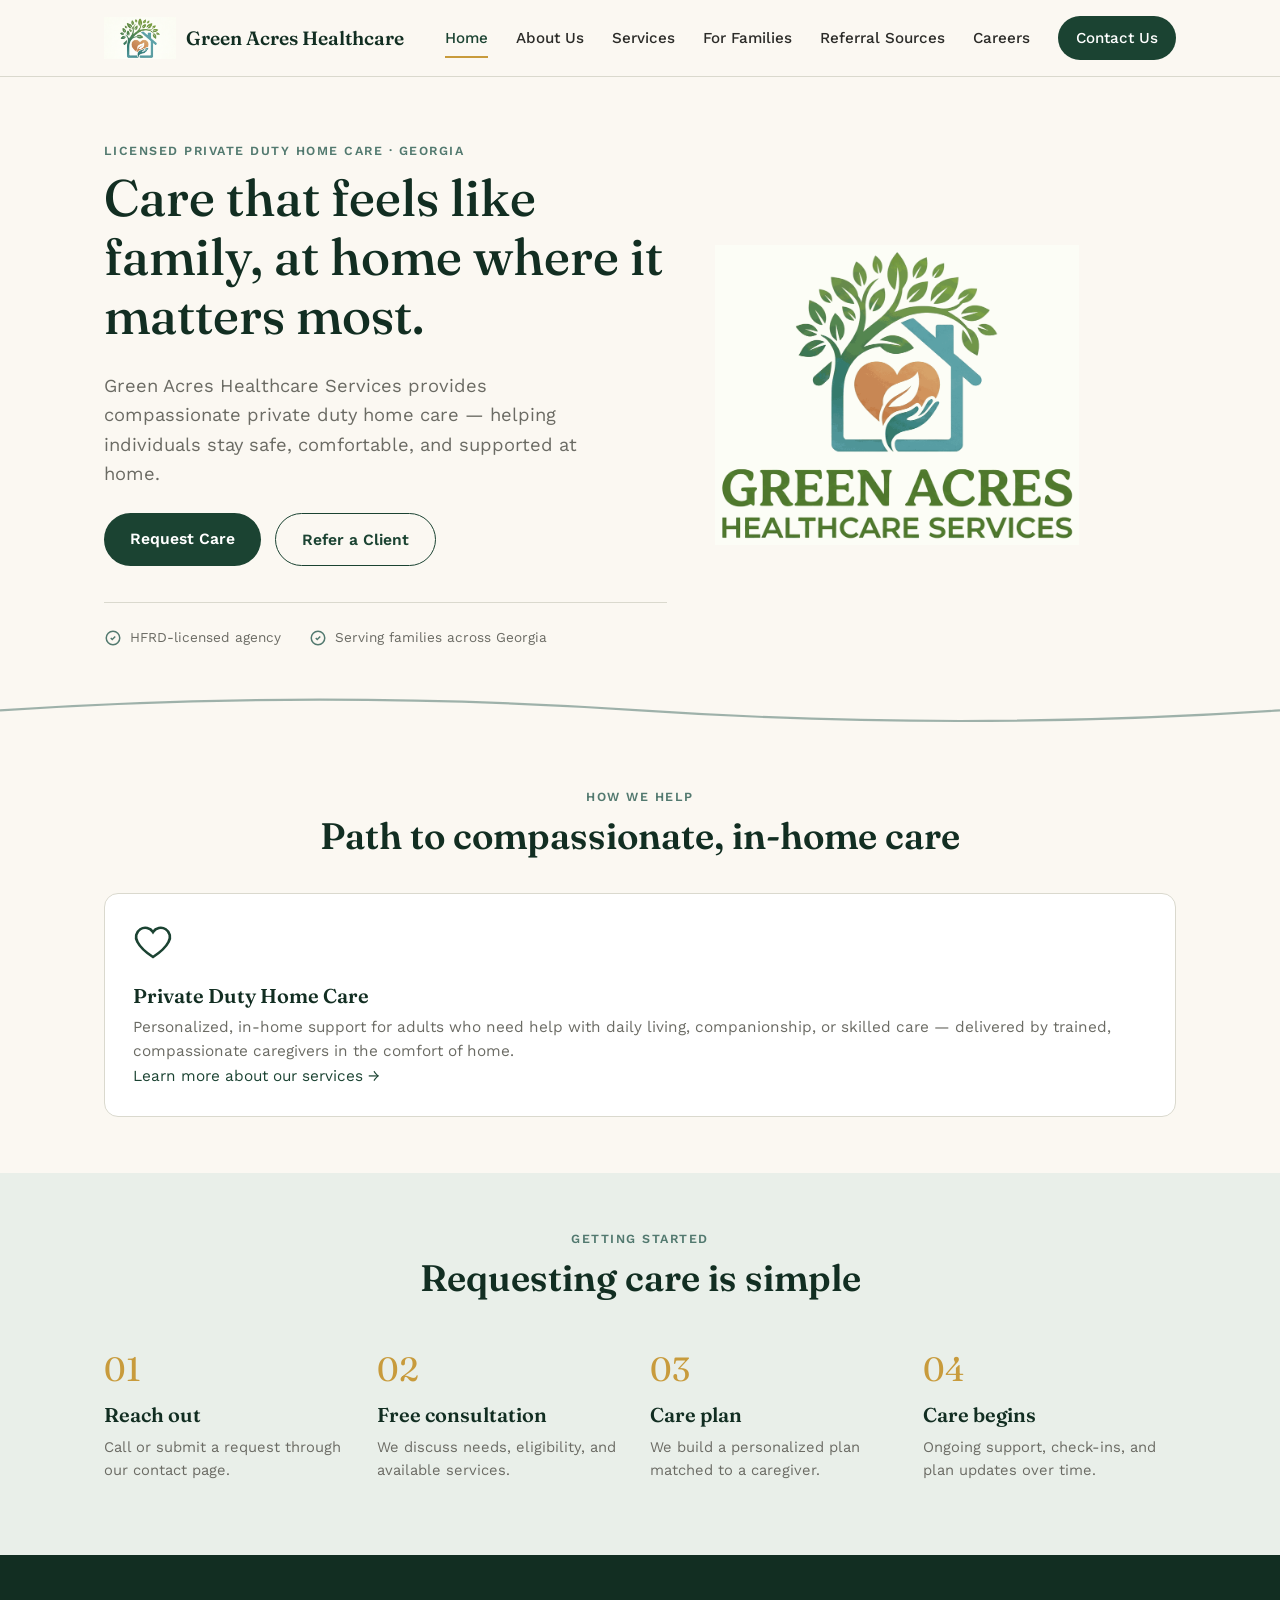
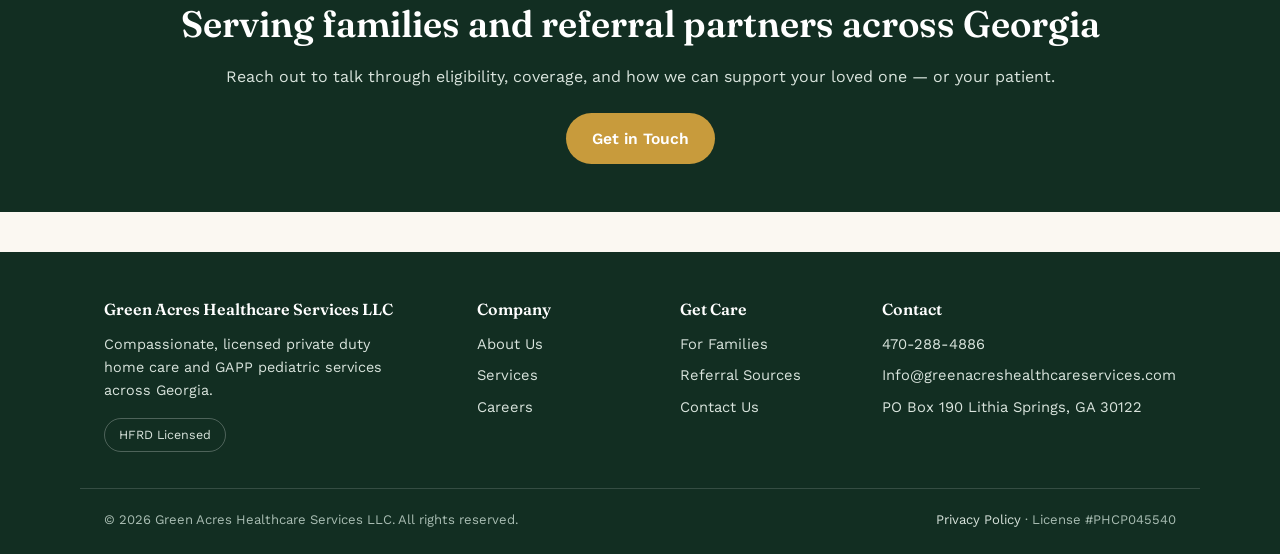
<file: index.html>
<!DOCTYPE html>
<html lang="en">
<head>
<meta charset="UTF-8">
<meta name="viewport" content="width=device-width, initial-scale=1.0">
<title>Green Acres Healthcare Services LLC | Private Duty Home Care in Georgia</title>
<meta name="description" content="Green Acres Healthcare Services LLC provides compassionate private duty home care services across Georgia. HFRD-licensed home care agency.">
<link rel="preconnect" href="https://fonts.googleapis.com">
<link href="https://fonts.googleapis.com/css2?family=Fraunces:wght@400;500;600&family=Work+Sans:wght@400;500;600&display=swap" rel="stylesheet">
<link rel="stylesheet" href="assets/style.css">
<link rel="icon" type="image/png" href="assets/images/favicon-32.png">
</head>
<body>

<header class="site-header">
  <div class="container">
    <a href="index.html" class="brand">
      <img src="assets/images/logo-mark.png" alt="Green Acres Healthcare Services logo" class="mark">
      Green Acres Healthcare
    </a>
    <button class="nav-toggle" aria-label="Toggle menu" aria-expanded="false">
      <svg viewBox="0 0 24 24" fill="none" stroke="#1B4332" stroke-width="2"><path d="M3 6h18M3 12h18M3 18h18"/></svg>
    </button>
    <nav class="primary-nav">
      <a href="index.html" class="active">Home</a>
      <a href="about.html">About Us</a>
      <a href="services.html">Services</a>
      <a href="families.html">For Families</a>
      <a href="referrals.html">Referral Sources</a>
      <a href="careers.html">Careers</a>
      <a href="contact.html" class="nav-cta">Contact Us</a>
    </nav>
  </div>
</header>

<main>
  <section class="hero">
    <div class="container hero-grid">
      <div>
        <span class="eyebrow">Licensed Private Duty Home Care · Georgia</span>
        <h1>Care that feels like family, at home where it matters most.</h1>
        <p class="lede">Green Acres Healthcare Services provides compassionate private duty home care — helping individuals stay safe, comfortable, and supported at home.</p>
        <div class="btn-row">
          <a href="contact.html" class="btn btn-primary">Request Care</a>
          <a href="referrals.html" class="btn btn-ghost">Refer a Client</a>
        </div>
        <div class="trust-row">
          <span class="trust-item"><svg viewBox="0 0 24 24" fill="none" stroke="currentColor" stroke-width="2"><path d="M9 12l2 2 4-4M21 12a9 9 0 11-18 0 9 9 0 0118 0z"/></svg>HFRD-licensed agency</span>
          <span class="trust-item"><svg viewBox="0 0 24 24" fill="none" stroke="currentColor" stroke-width="2"><path d="M9 12l2 2 4-4M21 12a9 9 0 11-18 0 9 9 0 0118 0z"/></svg>Serving families across Georgia</span>
        </div>
      </div>
      <div>
        <a href="index.html" class="brand hero-brand">
          <img src="assets/images/logo-full.png" alt="Green Acres Healthcare Services logo" class="mark hero-mark">
        </a>
      </div>
    </div>
  </section>

  <style>
    /* Bigger logo in the hero section only — header logo (.mark) is untouched.
       Selector uses element+class twice so it outranks ".brand .mark" in style.css */
    a.hero-brand img.hero-mark {
      height: 300px;   /* adjust this number to taste */
      width: auto;
    }
  </style>

  <svg class="root-divider" viewBox="0 0 1200 40" preserveAspectRatio="none"><path d="M0 20 Q 300 0 600 20 T 1200 20" fill="none" stroke-width="2"/></svg>

  <section>
    <div class="container">
      <div class="section-head center">
        <span class="eyebrow">How We Help</span>
        <h2>Path to compassionate, in-home care</h2>
      </div>
      <div class="grid-1">
        <div class="card">
          <svg class="icon" viewBox="0 0 24 24" fill="none" stroke="currentColor" stroke-width="1.6"><path d="M12 21s-7-4.5-9.3-9A5.4 5.4 0 0112 6a5.4 5.4 0 019.3 6c-2.3 4.5-9.3 9-9.3 9z"/></svg>
          <h3>Private Duty Home Care</h3>
          <p>Personalized, in-home support for adults who need help with daily living, companionship, or skilled care — delivered by trained, compassionate caregivers in the comfort of home.</p>
          <p><a href="services.html">Learn more about our services →</a></p>
        </div>
        </div>
      </div>
    </div>
  </section>

  <section class="section-alt">
    <div class="container">
      <div class="section-head center">
        <span class="eyebrow">Getting Started</span>
        <h2>Requesting care is simple</h2>
      </div>
      <div class="step-row">
        <div class="step"><span class="num">01</span><h3>Reach out</h3><p style="color:var(--gray); font-size:.92rem">Call or submit a request through our contact page.</p></div>
        <div class="step"><span class="num">02</span><h3>Free consultation</h3><p style="color:var(--gray); font-size:.92rem">We discuss needs, eligibility, and available services.</p></div>
        <div class="step"><span class="num">03</span><h3>Care plan</h3><p style="color:var(--gray); font-size:.92rem">We build a personalized plan matched to a caregiver.</p></div>
        <div class="step"><span class="num">04</span><h3>Care begins</h3><p style="color:var(--gray); font-size:.92rem">Ongoing support, check-ins, and plan updates over time.</p></div>
      </div>
    </div>
  </section>

  <section class="stripe">
    <div class="container">
      <h2>Serving families and referral partners across Georgia</h2>
      <p>Reach out to talk through eligibility, coverage, and how we can support your loved one — or your patient.</p>
      <div class="btn-row" style="justify-content:center">
        <a href="contact.html" class="btn btn-primary" style="background:var(--gold)">Get in Touch</a>
      </div>
    </div>
  </section>
</main>

<footer class="site-footer">
  <div class="container footer-grid">
    <div>
      <h4>Green Acres Healthcare Services LLC</h4>
      <p style="color:#D9E4DD; font-size:.9rem; max-width:32ch;">Compassionate, licensed private duty home care and GAPP pediatric services across Georgia.</p>
      <div class="badge-row">
        <span class="badge">HFRD Licensed</span>
      </div>
    </div>
    <div>
      <h4>Company</h4>
      <ul>
        <li><a href="about.html">About Us</a></li>
        <li><a href="services.html">Services</a></li>
        <li><a href="careers.html">Careers</a></li>
      </ul>
    </div>
    <div>
      <h4>Get Care</h4>
      <ul>
        <li><a href="families.html">For Families</a></li>
        <li><a href="referrals.html">Referral Sources</a></li>
        <li><a href="contact.html">Contact Us</a></li>
      </ul>
    </div>
    <div>
      <h4>Contact</h4>
      <ul>
        <li>470-288-4886</li>
        <li>Info@greenacreshealthcareservices.com</li>
        <li>PO Box 190 Lithia Springs, GA 30122</li>
      </ul>
    </div>
  </div>
  <div class="container footer-bottom">
    <span>© 2026 Green Acres Healthcare Services LLC. All rights reserved.</span>
    <span><a href="privacy.html">Privacy Policy</a> · License #PHCP045540</span>
  </div>
</footer>

<script src="assets/script.js"></script>
</body>
</html>
</file>
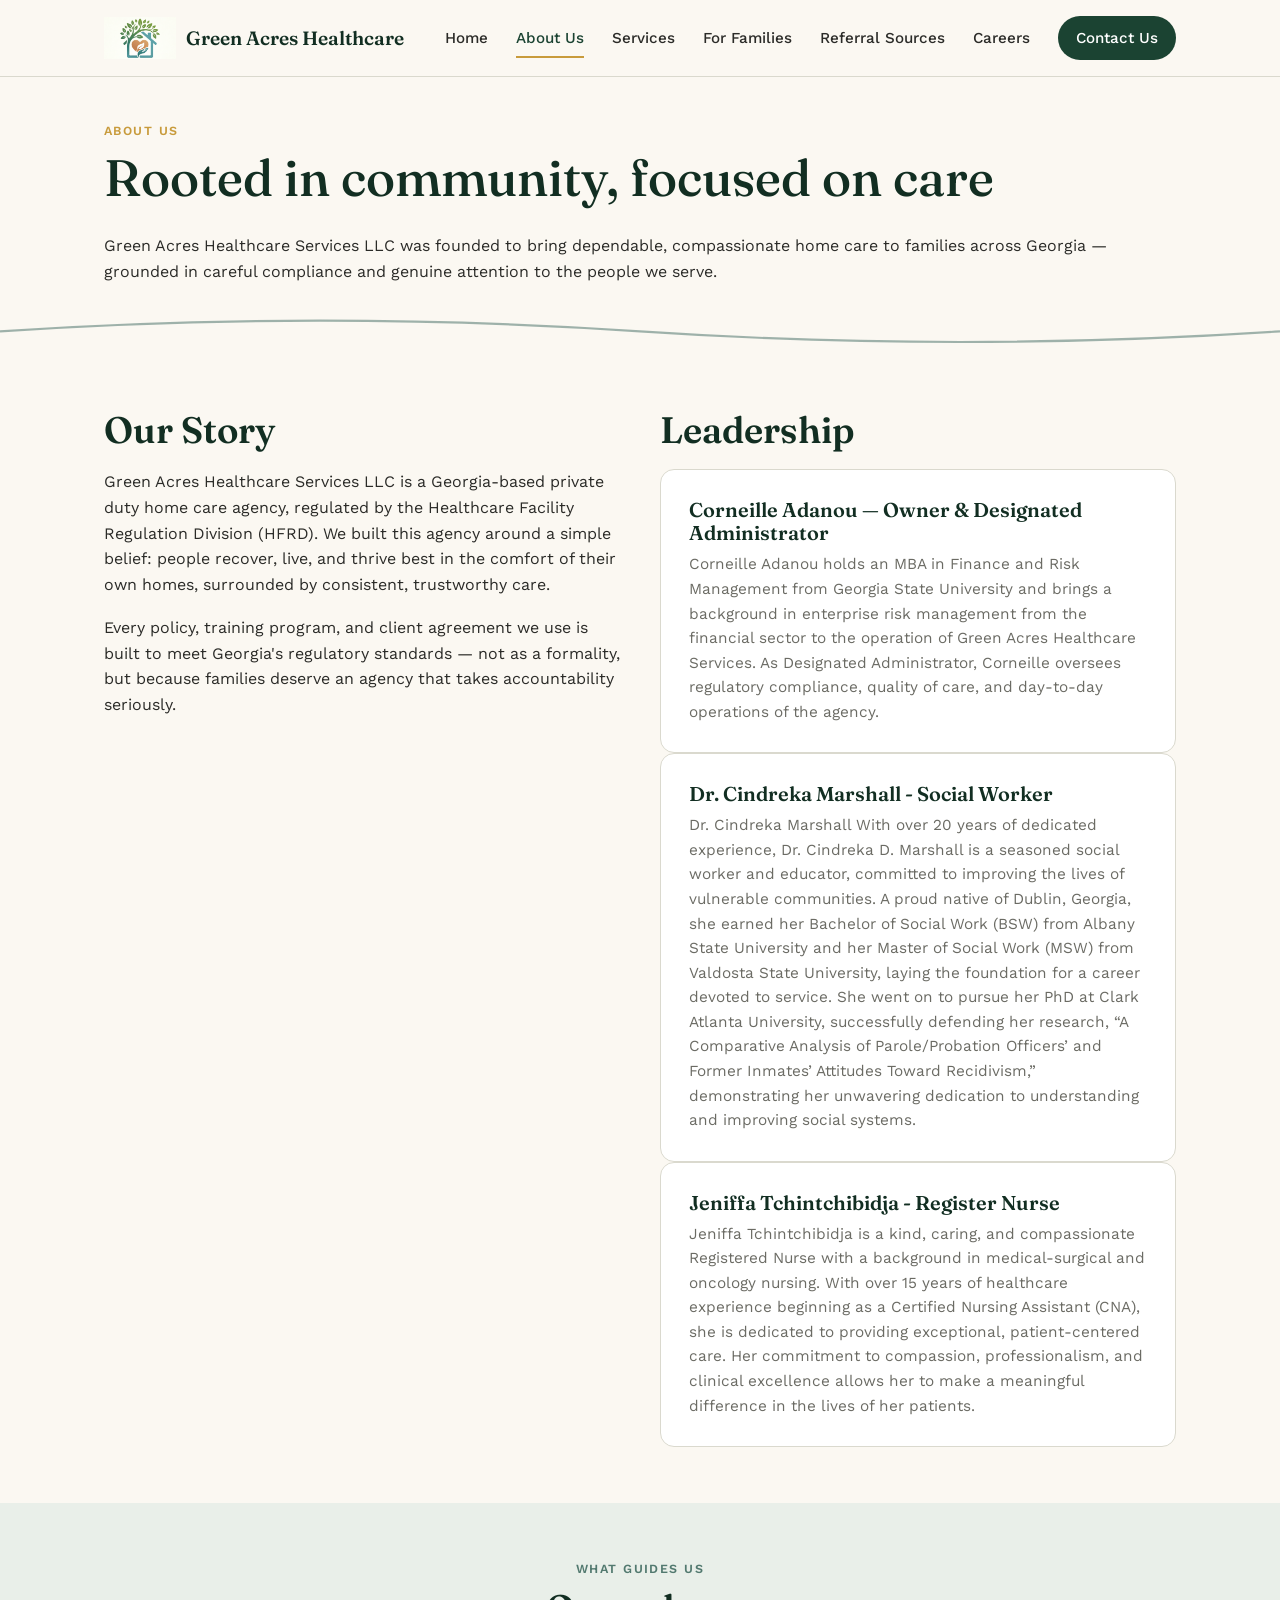
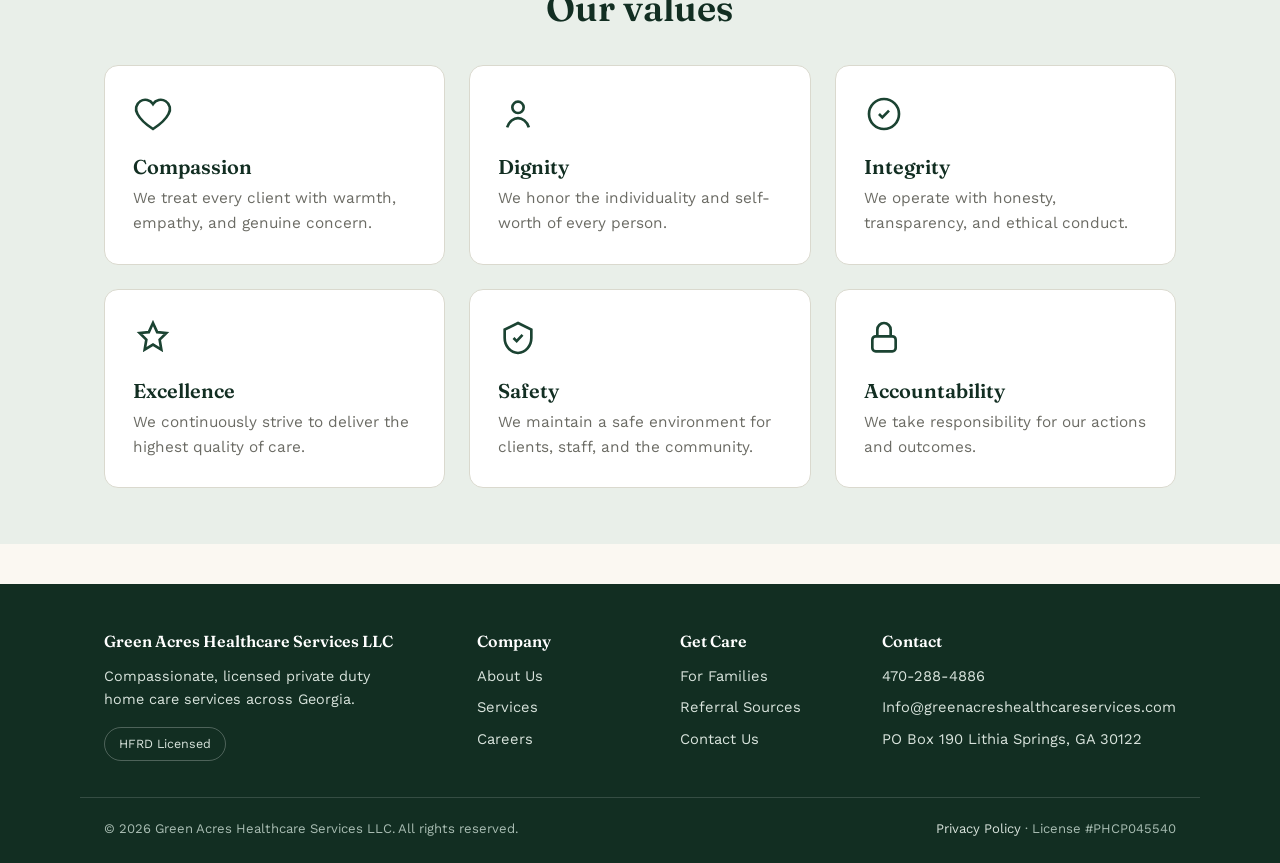
<file: about.html>
<!DOCTYPE html>
<html lang="en">
<head>
<meta charset="UTF-8">
<meta name="viewport" content="width=device-width, initial-scale=1.0">
<title>About Us | Green Acres Healthcare Services LLC</title>
<meta name="description" content="Green Acres Healthcare Services LLC provides compassionate private duty home care services across Georgia. HFRD-licensed home care agency.">
<link rel="preconnect" href="https://fonts.googleapis.com">
<link href="https://fonts.googleapis.com/css2?family=Fraunces:wght@400;500;600&family=Work+Sans:wght@400;500;600&display=swap" rel="stylesheet">
<link rel="stylesheet" href="assets/style.css">
<link rel="icon" type="image/png" href="assets/images/favicon-32.png">
</head>
<body>

<header class="site-header">
  <div class="container">
    <a href="index.html" class="brand">
      <img src="assets/images/logo-mark.png" alt="Green Acres Healthcare Services logo" class="mark">
      Green Acres Healthcare
    </a>
    <button class="nav-toggle" aria-label="Toggle menu" aria-expanded="false">
      <svg viewBox="0 0 24 24" fill="none" stroke="#1B4332" stroke-width="2"><path d="M3 6h18M3 12h18M3 18h18"/></svg>
    </button>
    <nav class="primary-nav">
      <a href="index.html" >Home</a>
      <a href="about.html" class="active">About Us</a>
      <a href="services.html" >Services</a>
      <a href="families.html" >For Families</a>
      <a href="referrals.html" >Referral Sources</a>
      <a href="careers.html" >Careers</a>
      <a href="contact.html" class="nav-cta">Contact Us</a>
    </nav>
  </div>
</header>

<main>
  <section class="pagehero">
    <div class="container">
      <span class="eyebrow">About Us</span>
      <h1>Rooted in community, focused on care</h1>
      <p class="lede">Green Acres Healthcare Services LLC was founded to bring dependable, compassionate home care to families across Georgia — grounded in careful compliance and genuine attention to the people we serve.</p>
    </div>
  </section>

  <svg class="root-divider" viewBox="0 0 1200 40" preserveAspectRatio="none"><path d="M0 20 Q 300 0 600 20 T 1200 20" fill="none" stroke-width="2"/></svg>

  <section>
    <div class="container two-col">
      <div>
        <h2>Our Story</h2>
        <p>Green Acres Healthcare Services LLC is a Georgia-based private duty home care agency, regulated by the Healthcare Facility Regulation Division (HFRD). We built this agency around a simple belief: people recover, live, and thrive best in the comfort of their own homes, surrounded by consistent, trustworthy care.</p>
        <p>Every policy, training program, and client agreement we use is built to meet Georgia's regulatory standards — not as a formality, but because families deserve an agency that takes accountability seriously.</p>
      </div>
      <div>
        <h2>Leadership</h2>
        <div class="card">
          <h3>Corneille Adanou — Owner &amp; Designated Administrator</h3>
          <p>Corneille Adanou holds an MBA in Finance and Risk Management from Georgia State University and brings a background in enterprise risk management from the financial sector to the operation of Green Acres Healthcare Services. As Designated Administrator, Corneille oversees regulatory compliance, quality of care, and day-to-day operations of the agency.</p>
        </div>
        <div class="card">
          <h3>Dr. Cindreka Marshall - Social Worker</h3>
          <p>Dr. Cindreka Marshall With over 20 years of dedicated experience, Dr. Cindreka D. Marshall is a seasoned social worker and educator, committed to improving the lives of vulnerable communities. A proud native of Dublin, Georgia, she earned her Bachelor of Social Work (BSW) from Albany State University and her Master of Social Work (MSW) from Valdosta State University, laying the foundation for a career devoted to service. She went on to pursue her PhD at Clark Atlanta University, successfully defending her research, “A Comparative Analysis of Parole/Probation Officers’ and Former Inmates’ Attitudes Toward Recidivism,” demonstrating her unwavering dedication to understanding and improving social systems.</p>
        </div>
        <div class="card">
          <h3>Jeniffa Tchintchibidja - Register Nurse</h3>
          <p>Jeniffa Tchintchibidja is a kind, caring, and compassionate Registered Nurse with a background in medical-surgical and oncology nursing. With over 15 years of healthcare experience beginning as a Certified Nursing Assistant (CNA), she is dedicated to providing exceptional, patient-centered care. Her commitment to compassion, professionalism, and clinical excellence allows her to make a meaningful difference in the lives of her patients.</p>
        </div>
      </div>
    </div>
  </section>

  <section class="section-alt">
    <div class="container">
      <div class="section-head center">
        <span class="eyebrow">What Guides Us</span>
        <h2>Our values</h2>
      </div>
      <div class="grid-3">
        <div class="card">
          <svg class="icon" viewBox="0 0 24 24" fill="none" stroke="currentColor" stroke-width="1.6"><path d="M12 21s-7-4.5-9.3-9A5.4 5.4 0 0112 6a5.4 5.4 0 019.3 6c-2.3 4.5-9.3 9-9.3 9z"/></svg>
          <h3>Compassion</h3>
          <p>We treat every client with warmth, empathy, and genuine concern.</p>
        </div>
        <div class="card">
          <svg class="icon" viewBox="0 0 24 24" fill="none" stroke="currentColor" stroke-width="1.6"><circle cx="12" cy="8" r="3.4"/><path d="M5.5 20c1-3.6 4-5.5 6.5-5.5s5.5 1.9 6.5 5.5"/></svg>
          <h3>Dignity</h3>
          <p>We honor the individuality and self-worth of every person.</p>
        </div>
        <div class="card">
          <svg class="icon" viewBox="0 0 24 24" fill="none" stroke="currentColor" stroke-width="1.6"><path d="M9 12l2 2 4-4"/><circle cx="12" cy="12" r="9"/></svg>
          <h3>Integrity</h3>
          <p>We operate with honesty, transparency, and ethical conduct.</p>
        </div>
        <div class="card">
          <svg class="icon" viewBox="0 0 24 24" fill="none" stroke="currentColor" stroke-width="1.6"><path d="M12 3l2.5 5.5L20 9l-4 4 1 6-5-3-5 3 1-6-4-4 5.5-.5L12 3z"/></svg>
          <h3>Excellence</h3>
          <p>We continuously strive to deliver the highest quality of care.</p>
        </div>
        <div class="card">
          <svg class="icon" viewBox="0 0 24 24" fill="none" stroke="currentColor" stroke-width="1.6"><path d="M12 3l8 4v5c0 5-3.5 8.5-8 9-4.5-.5-8-4-8-9V7l8-4z"/><path d="M9.3 12l1.9 1.9 3.5-3.8"/></svg>
          <h3>Safety</h3>
          <p>We maintain a safe environment for clients, staff, and the community.</p>
        </div>
        <div class="card">
          <svg class="icon" viewBox="0 0 24 24" fill="none" stroke="currentColor" stroke-width="1.6"><path d="M8 11V7a4 4 0 118 0v4"/><rect x="5" y="11" width="14" height="9" rx="2"/></svg>
          <h3>Accountability</h3>
          <p>We take responsibility for our actions and outcomes.</p>
        </div>
      </div>
    </div>
  </section>
</main>

<footer class="site-footer">
  <div class="container footer-grid">
    <div>
      <h4>Green Acres Healthcare Services LLC</h4>
      <p style="color:#D9E4DD; font-size:.9rem; max-width:32ch;">Compassionate, licensed private duty home care services across Georgia.</p>
      <div class="badge-row">
        <span class="badge">HFRD Licensed</span>
      </div>
    </div>
    <div>
      <h4>Company</h4>
      <ul>
        <li><a href="about.html">About Us</a></li>
        <li><a href="services.html">Services</a></li>
        <li><a href="careers.html">Careers</a></li>
      </ul>
    </div>
    <div>
      <h4>Get Care</h4>
      <ul>
        <li><a href="families.html">For Families</a></li>
        <li><a href="referrals.html">Referral Sources</a></li>
        <li><a href="contact.html">Contact Us</a></li>
      </ul>
    </div>
    <div>
      <h4>Contact</h4>
      <ul>
        <li>470-288-4886</li>
        <li>Info@greenacreshealthcareservices.com</li>
        <li>PO Box 190 Lithia Springs, GA 30122</li>
      </ul>
    </div>
  </div>
  <div class="container footer-bottom">
    <span>© 2026 Green Acres Healthcare Services LLC. All rights reserved.</span>
    <span><a href="privacy.html">Privacy Policy</a> · License #PHCP045540</span>
  </div>
</footer>

<script src="assets/script.js"></script>
</body>
</html>
</file>
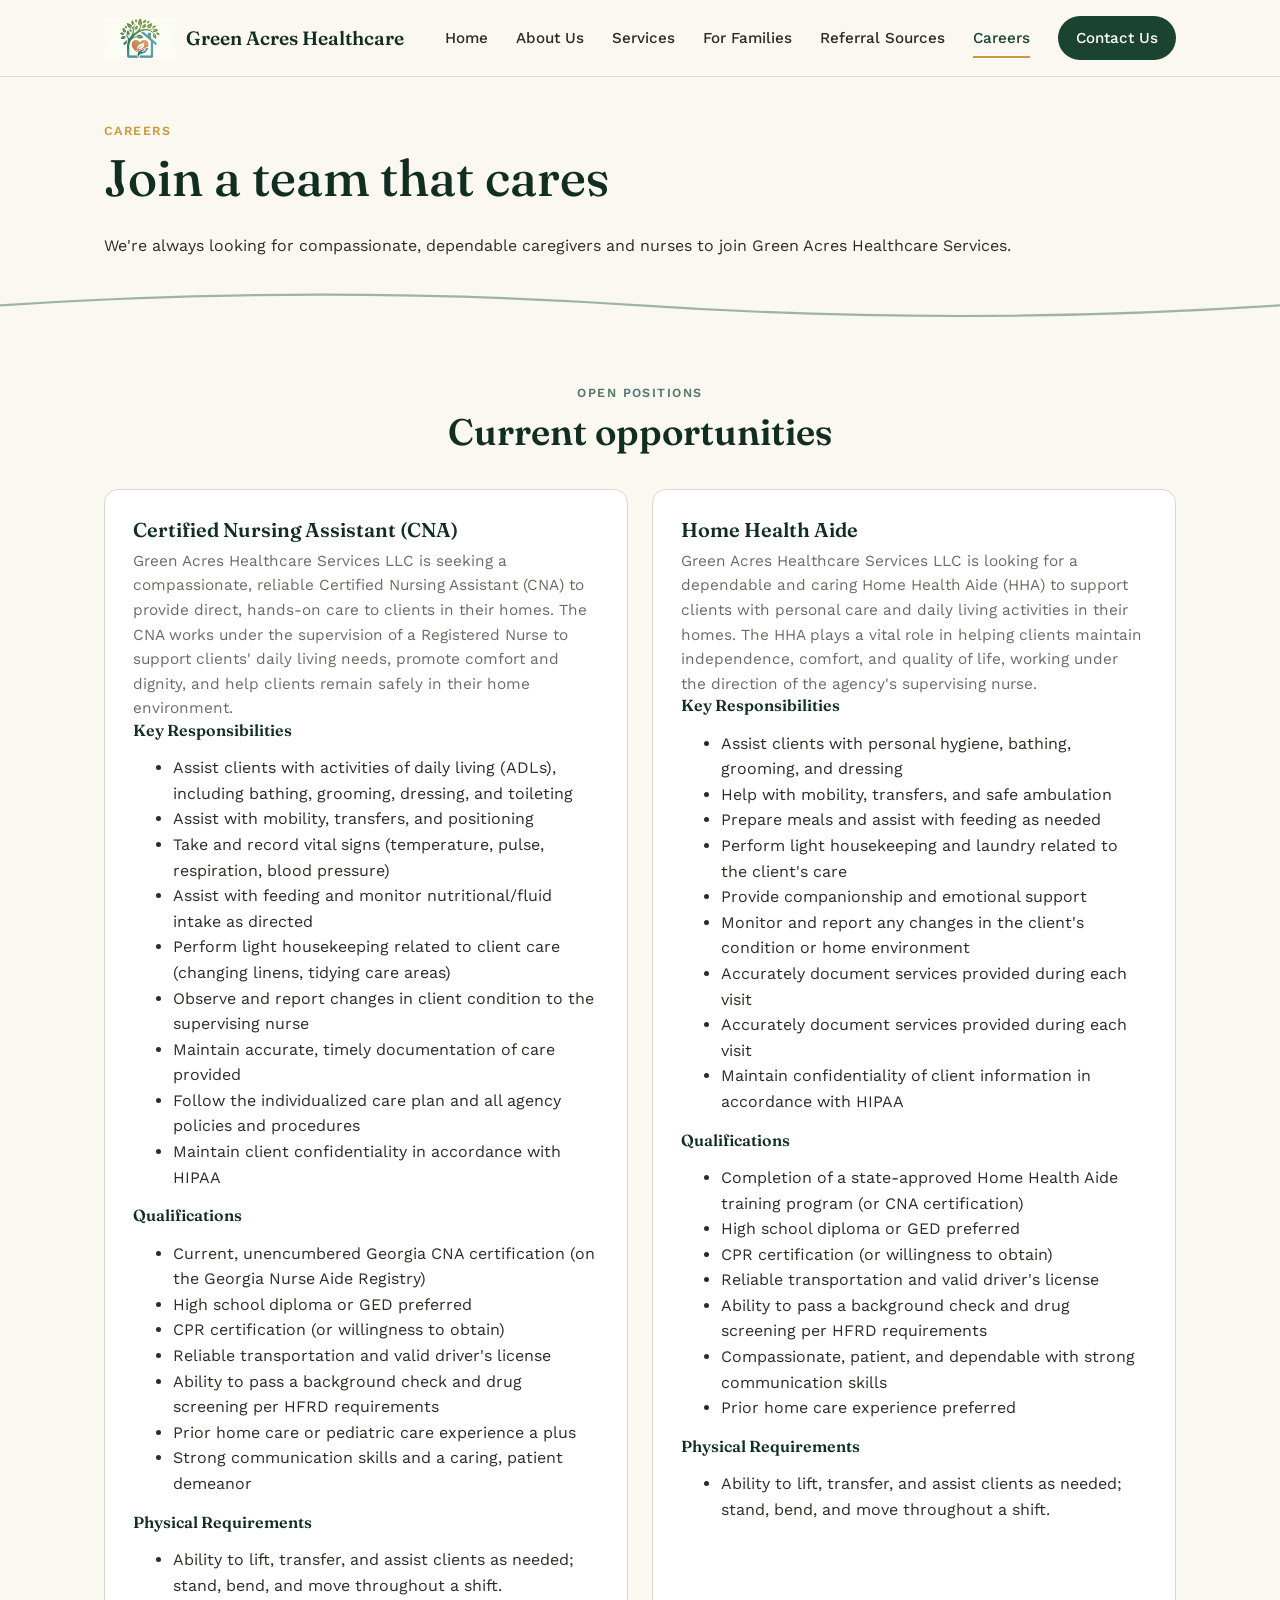
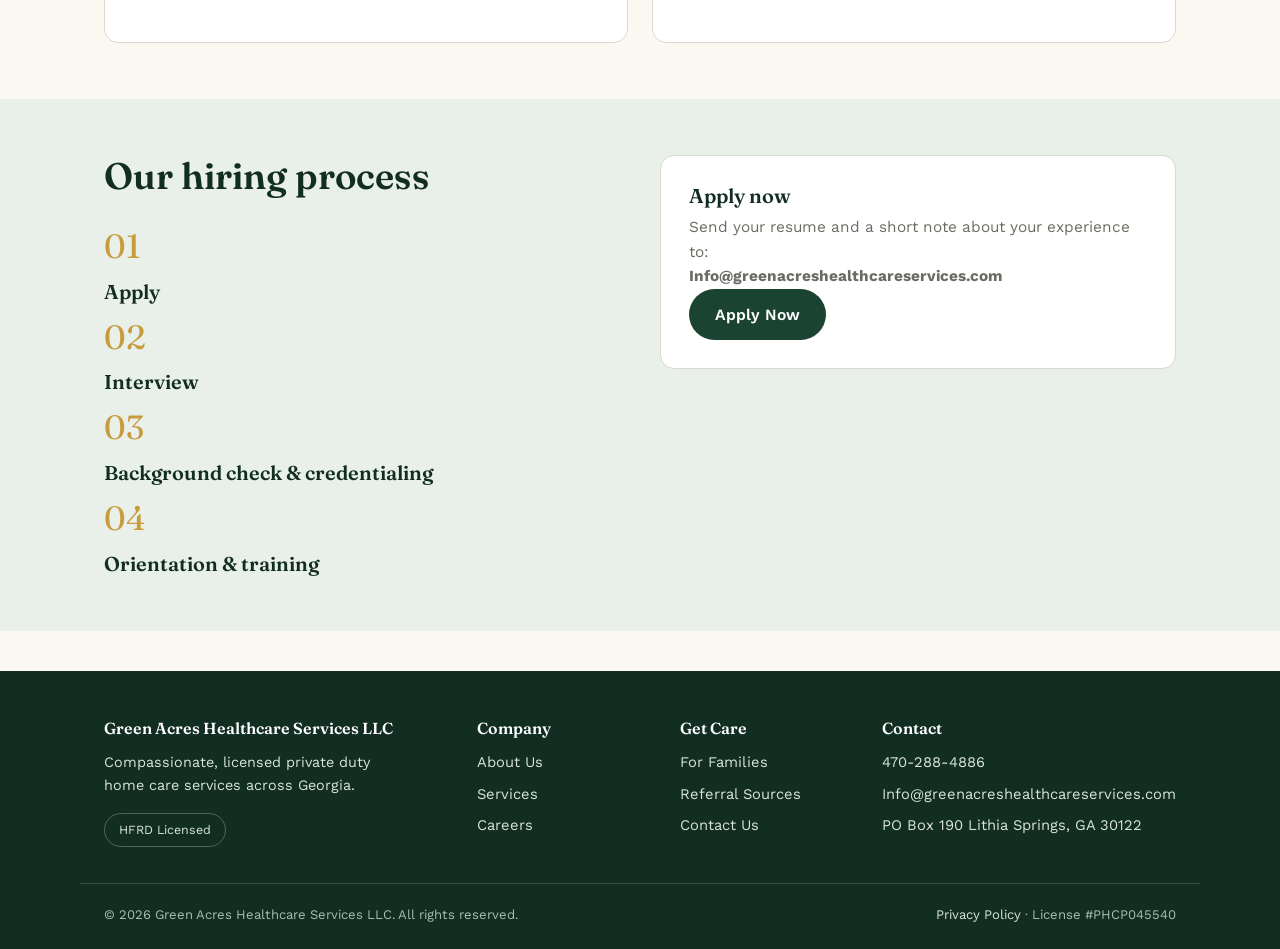
<file: careers.html>
<!DOCTYPE html>
<html lang="en">
<head>
<meta charset="UTF-8">
<meta name="viewport" content="width=device-width, initial-scale=1.0">
<title>Careers | Green Acres Healthcare Services LLC</title>
<meta name="description" content="Caregiver, CNA, and pediatric nursing job opportunities at Green Acres Healthcare Services LLC in Georgia.">
<link rel="preconnect" href="https://fonts.googleapis.com">
<link href="https://fonts.googleapis.com/css2?family=Fraunces:wght@400;500;600&family=Work+Sans:wght@400;500;600&display=swap" rel="stylesheet">
<link rel="stylesheet" href="assets/style.css">
</head>
<body>

<header class="site-header">
  <div class="container">
    <a href="index.html" class="brand">
      <img src="assets/images/logo-mark.png" alt="Green Acres Healthcare Services logo" class="mark">
      Green Acres Healthcare
    </a>
    <button class="nav-toggle" aria-label="Toggle menu" aria-expanded="false">
      <svg viewBox="0 0 24 24" fill="none" stroke="#1B4332" stroke-width="2"><path d="M3 6h18M3 12h18M3 18h18"/></svg>
    </button>
    <nav class="primary-nav">
      <a href="index.html" >Home</a>
      <a href="about.html" >About Us</a>
      <a href="services.html" >Services</a>
      <a href="families.html" >For Families</a>
      <a href="referrals.html" >Referral Sources</a>
      <a href="careers.html" class="active">Careers</a>
      <a href="contact.html" class="nav-cta">Contact Us</a>
    </nav>
  </div>
</header>

<main>
  <section class="pagehero">
    <div class="container">
      <span class="eyebrow">Careers</span>
      <h1>Join a team that cares</h1>
      <p class="lede">We're always looking for compassionate, dependable caregivers and nurses to join Green Acres Healthcare Services.</p>
    </div>
  </section>

  <svg class="root-divider" viewBox="0 0 1200 40" preserveAspectRatio="none"><path d="M0 20 Q 300 0 600 20 T 1200 20" fill="none" stroke-width="2"/></svg>

  <section>
    <div class="container">
      <div class="section-head center">
        <span class="eyebrow">Open Positions</span>
        <h2>Current opportunities</h2>
      </div>
      <div class="grid-2">
        <div class="card">
          <h3>Certified Nursing Assistant (CNA)</h3>
          <p>Green Acres Healthcare Services LLC is seeking a compassionate, reliable Certified Nursing Assistant (CNA) to provide direct, hands-on care to clients in their homes. The CNA works under the supervision of a Registered Nurse to support clients' daily living needs, promote comfort and dignity, and help clients remain safely in their home environment.</p>
          <h4>Key Responsibilities</h4>
          <ul>
            <li>Assist clients with activities of daily living (ADLs), including bathing, grooming, dressing, and toileting</li>
            <li>Assist with mobility, transfers, and positioning</li>
            <li>Take and record vital signs (temperature, pulse, respiration, blood pressure)</li>
            <li>Assist with feeding and monitor nutritional/fluid intake as directed</li>
            <li>Perform light housekeeping related to client care (changing linens, tidying care areas)</li>
            <li>Observe and report changes in client condition to the supervising nurse</li>
            <li>Maintain accurate, timely documentation of care provided</li>
            <li>Follow the individualized care plan and all agency policies and procedures</li>
            <li>Maintain client confidentiality in accordance with HIPAA</li>
          </ul>
          <h4>Qualifications</h4>
          <ul>
            <li>Current, unencumbered Georgia CNA certification (on the Georgia Nurse Aide Registry)</li>
            <li>High school diploma or GED preferred</li>
            <li>CPR certification (or willingness to obtain)</li>
            <li>Reliable transportation and valid driver's license</li>
            <li>Ability to pass a background check and drug screening per HFRD requirements</li>
            <li>Prior home care or pediatric care experience a plus</li>
            <li>Strong communication skills and a caring, patient demeanor</li>
          </ul>
          <h4>Physical Requirements</h4>
          <ul>
            <li>Ability to lift, transfer, and assist clients as needed; stand, bend, and move throughout a shift.</li>
          </ul>
        </div>
        <div class="card">
          <h3>Home Health Aide</h3>
          <p>Green Acres Healthcare Services LLC is looking for a dependable and caring Home Health Aide (HHA) to support clients with personal care and daily living activities in their homes. The HHA plays a vital role in helping clients maintain independence, comfort, and quality of life, working under the direction of the agency's supervising nurse.</p>
          <h4>Key Responsibilities</h4>
          <ul>
            <li>Assist clients with personal hygiene, bathing, grooming, and dressing</li>
            <li>Help with mobility, transfers, and safe ambulation</li>
            <li>Prepare meals and assist with feeding as needed</li>
            <li>Perform light housekeeping and laundry related to the client's care</li>
            <li>Provide companionship and emotional support</li>
            <li>Monitor and report any changes in the client's condition or home environment</li>
            <li>Accurately document services provided during each visit</li>
            <li>Accurately document services provided during each visit</li>
            <li>Maintain confidentiality of client information in accordance with HIPAA</li>
          </ul>
          <h4>Qualifications</h4>
          <ul>
            <li>Completion of a state-approved Home Health Aide training program (or CNA certification)</li>
            <li>High school diploma or GED preferred</li>
            <li>CPR certification (or willingness to obtain)</li>
            <li>Reliable transportation and valid driver's license</li>
            <li>Ability to pass a background check and drug screening per HFRD requirements</li>
            <li>Compassionate, patient, and dependable with strong communication skills</li>
            <li>Prior home care experience preferred</li>
          </ul>
          <h4>Physical Requirements</h4>
          <ul>
            <li>Ability to lift, transfer, and assist clients as needed; stand, bend, and move throughout a shift.</li>
          </ul>
        </div>
    </div>
  </section>

  <section class="section-alt">
    <div class="container two-col">
      <div>
        <h2>Our hiring process</h2>
        <div class="step-row hiring-steps" style="grid-template-columns:1fr">
          <div class="step"><span class="num">01</span><h3>Apply</h3></div>
          <div class="step"><span class="num">02</span><h3>Interview</h3></div>
          <div class="step"><span class="num">03</span><h3>Background check &amp; credentialing</h3></div>
          <div class="step"><span class="num">04</span><h3>Orientation &amp; training</h3></div>
        </div>
      </div>
      <div class="card apply-card">
        <h3><a href="mailto:Info@greenacreshealthcareservices.com?subject=Job%20Application" style="color:inherit">Apply now</a></h3>
        <p>Send your resume and a short note about your experience to:</p>
        <p><strong>Info@greenacreshealthcareservices.com</strong></p>
        <a href="mailto:Info@greenacreshealthcareservices.com?subject=Job%20Application" class="btn btn-primary">Apply Now</a>
      </div>
    </div>
  </section>
  <style>
    /* Shrink the Apply Now card to fit its own content instead of stretching
       to match the height of the "Our hiring process" column beside it */
    .apply-card {
      height: auto;
      align-self: start;
    }
    .hiring-steps {
      gap: 4px;
    }
    .hiring-steps .step {
      padding-top: 4px;
    }
    .hiring-steps .step h3 {
      margin-bottom: 0;
    }
  </style>
</main>

<footer class="site-footer">
  <div class="container footer-grid">
    <div>
      <h4>Green Acres Healthcare Services LLC</h4>
      <p style="color:#D9E4DD; font-size:.9rem; max-width:32ch;">Compassionate, licensed private duty home care services across Georgia.</p>
      <div class="badge-row">
        <span class="badge">HFRD Licensed</span>
      </div>
    </div>
    <div>
      <h4>Company</h4>
      <ul>
        <li><a href="about.html">About Us</a></li>
        <li><a href="services.html">Services</a></li>
        <li><a href="careers.html">Careers</a></li>
      </ul>
    </div>
    <div>
      <h4>Get Care</h4>
      <ul>
        <li><a href="families.html">For Families</a></li>
        <li><a href="referrals.html">Referral Sources</a></li>
        <li><a href="contact.html">Contact Us</a></li>
      </ul>
    </div>
    <div>
      <h4>Contact</h4>
      <ul>
        <li>470-288-4886</li>
        <li>Info@greenacreshealthcareservices.com</li>
        <li>PO Box 190 Lithia Springs, GA 30122</li>
      </ul>
    </div>
  </div>
  <div class="container footer-bottom">
    <span>© 2026 Green Acres Healthcare Services LLC. All rights reserved.</span>
    <span><a href="privacy.html">Privacy Policy</a> · License #PHCP045540</span>
  </div>
</footer>

<script src="assets/script.js"></script>
</body>
</html>
</file>
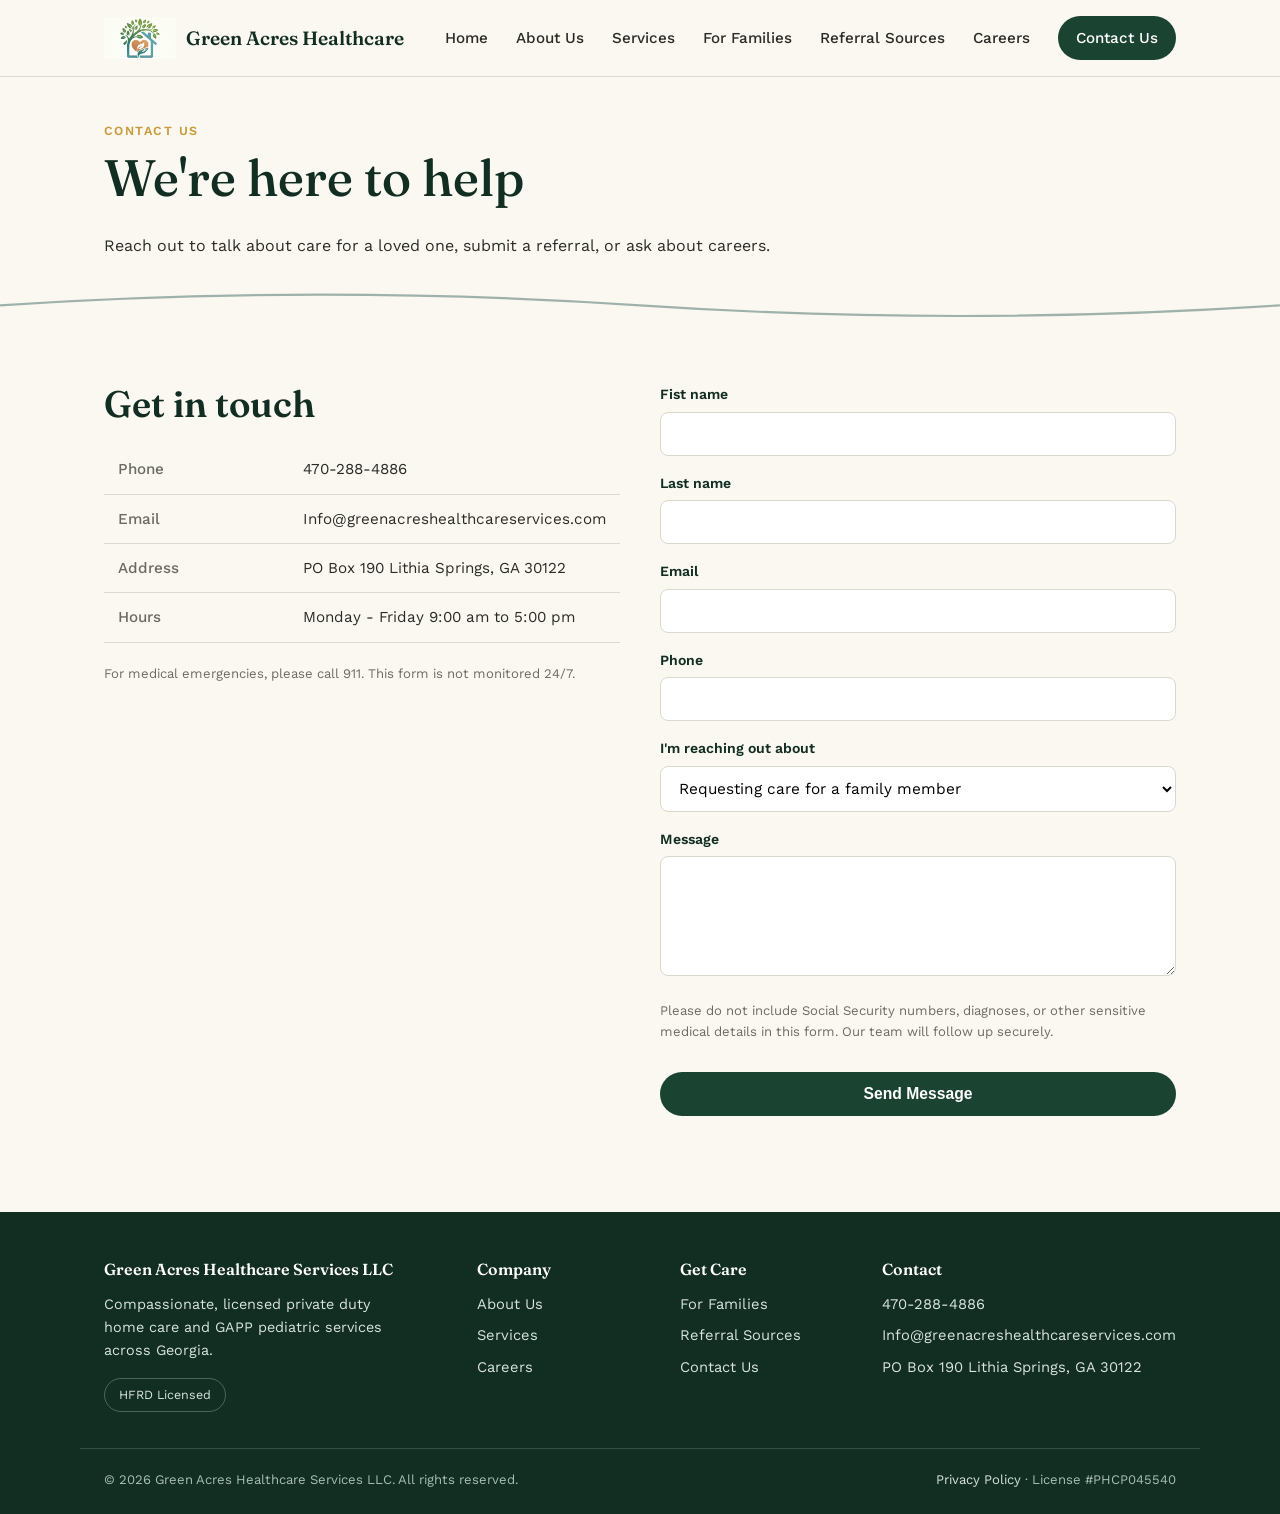
<file: contact.html>
<!DOCTYPE html>
<html lang="en">
<head>
<meta charset="UTF-8">
<meta name="viewport" content="width=device-width, initial-scale=1.0">
<title>Contact Us | Green Acres Healthcare Services LLC</title>
<meta name="description" content="Contact Green Acres Healthcare Services LLC to request care, submit a referral, or ask about career opportunities.">
<link rel="preconnect" href="https://fonts.googleapis.com">
<link href="https://fonts.googleapis.com/css2?family=Fraunces:wght@400;500;600&family=Work+Sans:wght@400;500;600&display=swap" rel="stylesheet">
<link rel="stylesheet" href="assets/style.css">
</head>
<body>

<header class="site-header">
  <div class="container">
    <a href="index.html" class="brand">
      <img src="assets/images/logo-mark.png" alt="Green Acres Healthcare Services logo" class="mark">
      Green Acres Healthcare
    </a>
    <button class="nav-toggle" aria-label="Toggle menu" aria-expanded="false">
      <svg viewBox="0 0 24 24" fill="none" stroke="#1B4332" stroke-width="2"><path d="M3 6h18M3 12h18M3 18h18"/></svg>
    </button>
    <nav class="primary-nav">
      <a href="index.html" >Home</a>
      <a href="about.html" >About Us</a>
      <a href="services.html" >Services</a>
      <a href="families.html" >For Families</a>
      <a href="referrals.html" >Referral Sources</a>
      <a href="careers.html" >Careers</a>
      <a href="contact.html" class="nav-cta">Contact Us</a>
    </nav>
  </div>
</header>

<main>
  <section class="pagehero">
    <div class="container">
      <span class="eyebrow">Contact Us</span>
      <h1>We're here to help</h1>
      <p class="lede">Reach out to talk about care for a loved one, submit a referral, or ask about careers.</p>
    </div>
  </section>

  <svg class="root-divider" viewBox="0 0 1200 40" preserveAspectRatio="none"><path d="M0 20 Q 300 0 600 20 T 1200 20" fill="none" stroke-width="2"/></svg>

  <section>
    <div class="container two-col">
      <div>
        <h2>Get in touch</h2>
        <table class="info-table">
          <tr><th>Phone</th><td>470-288-4886</td></tr>
          <tr><th>Email</th><td>Info@greenacreshealthcareservices.com</td></tr>
          <tr><th>Address</th><td>PO Box 190 Lithia Springs, GA 30122</td></tr>
          <tr><th>Hours</th><td>Monday - Friday 9:00 am to 5:00 pm</td></tr>
        </table>
        <p class="form-note">For medical emergencies, please call 911. This form is not monitored 24/7.</p>
      </div>
      <div>
        <form class="contact-form" action="https://formspree.io/f/xpqvrggj" method="POST">
          <div>
            <label for="name">Fist name</label>
            <input type="text" id="first name" first_name="first name" required>
          </div>
          <div>
            <label for="name">Last name</label>
            <input type="text" id="last name" last_name="name" required>
          </div>
          <div>
            <label for="email">Email</label>
            <input type="email" id="email" name="email" required>
          </div>
          <div>
            <label for="phone">Phone</label>
            <input type="tel" id="phone" name="phone">
          </div>
          <div>
            <label for="reason">I'm reaching out about</label>
            <select id="reason" name="reason">
              <option>Requesting care for a family member</option>
              <option>Referring a client/patient</option>
              <option>Careers / job application</option>
              <option>General question</option>
            </select>
          </div>
          <div>
            <label for="message">Message</label>
            <textarea id="message" name="message" required></textarea>
          </div>
          <p class="form-note">Please do not include Social Security numbers, diagnoses, or other sensitive medical details in this form. Our team will follow up securely.</p>
          <button type="submit" class="btn btn-primary" style="border:none; cursor:pointer">Send Message</button>
        </form>
        <div> 
      </div>
  </section>
</main>

<footer class="site-footer">
  <div class="container footer-grid">
    <div>
      <h4>Green Acres Healthcare Services LLC</h4>
      <p style="color:#D9E4DD; font-size:.9rem; max-width:32ch;">Compassionate, licensed private duty home care and GAPP pediatric services across Georgia.</p>
      <div class="badge-row">
        <span class="badge">HFRD Licensed</span>
      </div>
    </div>
    <div>
      <h4>Company</h4>
      <ul>
        <li><a href="about.html">About Us</a></li>
        <li><a href="services.html">Services</a></li>
        <li><a href="careers.html">Careers</a></li>
      </ul>
    </div>
    <div>
      <h4>Get Care</h4>
      <ul>
        <li><a href="families.html">For Families</a></li>
        <li><a href="referrals.html">Referral Sources</a></li>
        <li><a href="contact.html">Contact Us</a></li>
      </ul>
    </div>
    <div>
      <h4>Contact</h4>
      <ul>
        <li>470-288-4886</li>
        <li>Info@greenacreshealthcareservices.com</li>
        <li>PO Box 190 Lithia Springs, GA 30122</li>
      </ul>
    </div>
  </div>
  <div class="container footer-bottom">
    <span>© 2026 Green Acres Healthcare Services LLC. All rights reserved.</span>
    <span><a href="privacy.html">Privacy Policy</a> · License #PHCP045540</span>
  </div>
</footer>

<script src="assets/script.js"></script>
</body>
</html>
</file>
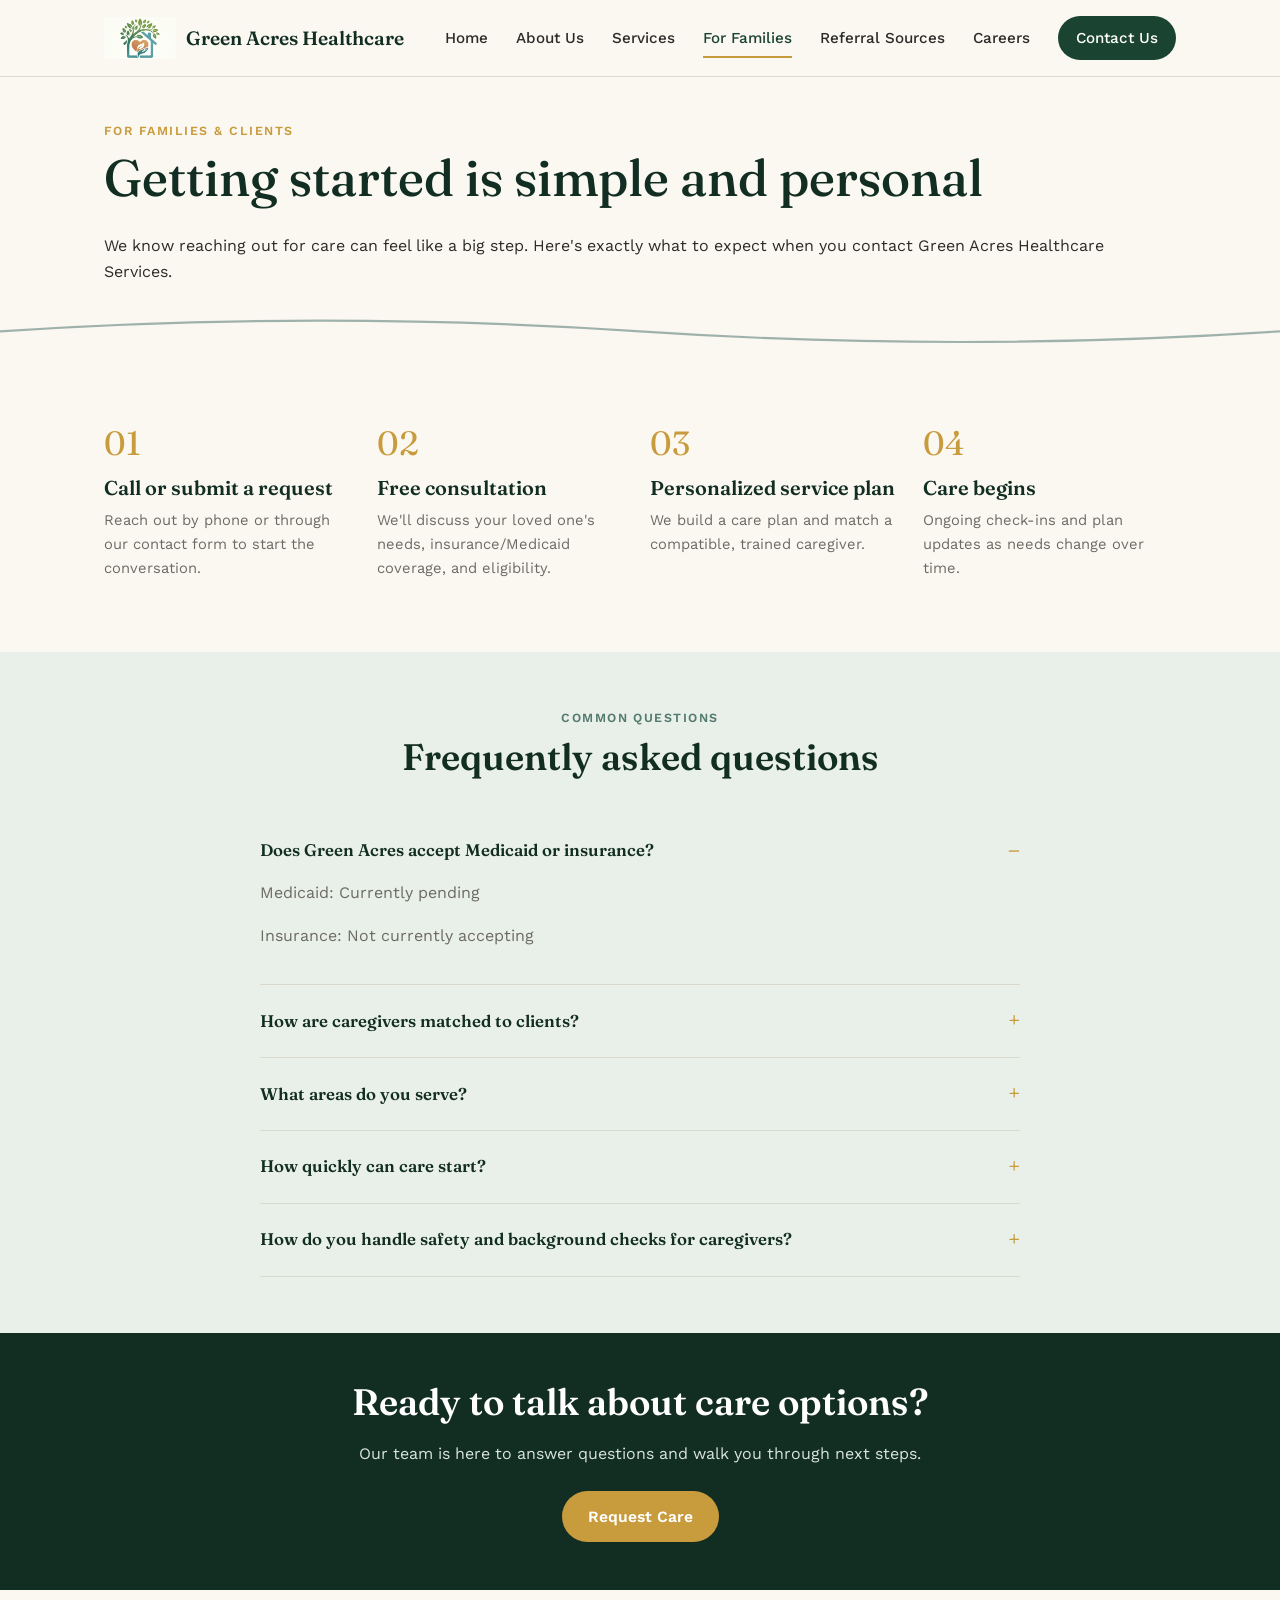
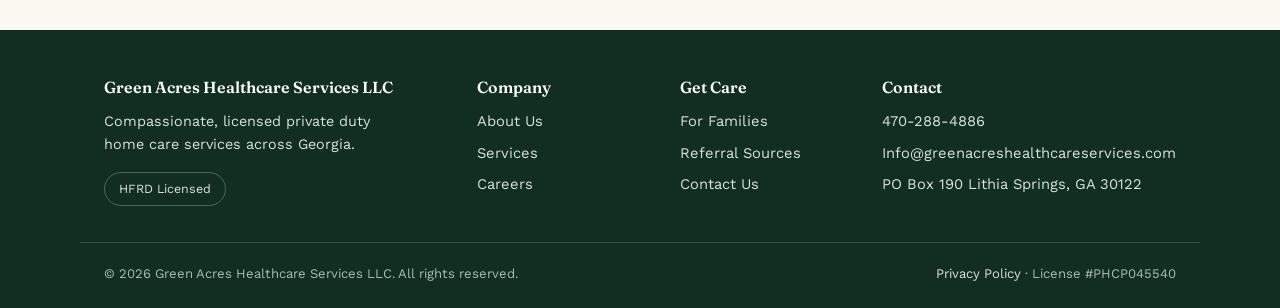
<file: families.html>
<!DOCTYPE html>
<html lang="en">
<head>
<meta charset="UTF-8">
<meta name="viewport" content="width=device-width, initial-scale=1.0">
<title>For Families | Green Acres Healthcare Services LLC</title>
<meta name="description" content="How to request home care services from Green Acres Healthcare Services LLC, including eligibility, process, and frequently asked questions.">
<link rel="preconnect" href="https://fonts.googleapis.com">
<link href="https://fonts.googleapis.com/css2?family=Fraunces:wght@400;500;600&family=Work+Sans:wght@400;500;600&display=swap" rel="stylesheet">
<link rel="stylesheet" href="assets/style.css">
</head>
<body>

<header class="site-header">
  <div class="container">
    <a href="index.html" class="brand">
      <img src="assets/images/logo-mark.png" alt="Green Acres Healthcare Services logo" class="mark">
      Green Acres Healthcare
    </a>
    <button class="nav-toggle" aria-label="Toggle menu" aria-expanded="false">
      <svg viewBox="0 0 24 24" fill="none" stroke="#1B4332" stroke-width="2"><path d="M3 6h18M3 12h18M3 18h18"/></svg>
    </button>
    <nav class="primary-nav">
      <a href="index.html" >Home</a>
      <a href="about.html" >About Us</a>
      <a href="services.html" >Services</a>
      <a href="families.html" class="active">For Families</a>
      <a href="referrals.html" >Referral Sources</a>
      <a href="careers.html" >Careers</a>
      <a href="contact.html" class="nav-cta">Contact Us</a>
    </nav>
  </div>
</header>

<main>
  <section class="pagehero">
    <div class="container">
      <span class="eyebrow">For Families &amp; Clients</span>
      <h1>Getting started is simple and personal</h1>
      <p class="lede">We know reaching out for care can feel like a big step. Here's exactly what to expect when you contact Green Acres Healthcare Services.</p>
    </div>
  </section>

  <svg class="root-divider" viewBox="0 0 1200 40" preserveAspectRatio="none"><path d="M0 20 Q 300 0 600 20 T 1200 20" fill="none" stroke-width="2"/></svg>

  <section>
    <div class="container">
      <div class="step-row">
        <div class="step"><span class="num">01</span><h3>Call or submit a request</h3><p style="color:var(--gray); font-size:.92rem">Reach out by phone or through our contact form to start the conversation.</p></div>
        <div class="step"><span class="num">02</span><h3>Free consultation</h3><p style="color:var(--gray); font-size:.92rem">We'll discuss your loved one's needs, insurance/Medicaid coverage, and eligibility.</p></div>
        <div class="step"><span class="num">03</span><h3>Personalized service plan</h3><p style="color:var(--gray); font-size:.92rem">We build a care plan and match a compatible, trained caregiver.</p></div>
        <div class="step"><span class="num">04</span><h3>Care begins</h3><p style="color:var(--gray); font-size:.92rem">Ongoing check-ins and plan updates as needs change over time.</p></div>
      </div>
    </div>
  </section>

  <section class="section-alt">
    <div class="container">
      <div class="section-head center">
        <span class="eyebrow">Common Questions</span>
        <h2>Frequently asked questions</h2>
      </div>
      <div class="faq" style="max-width:760px; margin:0 auto">
        <details open>
          <summary>Does Green Acres accept Medicaid or insurance?</summary>
          <p>Medicaid: Currently pending</p>
          <p>Insurance: Not currently accepting</p>
        </details>
        <details>
          <summary>How are caregivers matched to clients?</summary>
          <p>We consider care needs, personality fit, schedule, and location when matching a caregiver to a client, and we welcome feedback if adjustments are needed.</p>
        </details>
        <details>
          <summary>What areas do you serve?</summary>
          <p>List of counties: COBB, DEKALB, DOUGLAS, FULTON, GWINNETT, PAULDING</p>
        </details>
        <details>
          <summary>How quickly can care start?</summary>
          <p>Immediate, pending verification.</p>
        </details>
        <details>
          <summary>How do you handle safety and background checks for caregivers?</summary>
          <p>All caregivers complete our orientation and training program and required background screening prior to placement, in line with HFRD requirements.</p>
        </details>
      </div>
    </div>
  </section>

  <section class="stripe">
    <div class="container">
      <h2>Ready to talk about care options?</h2>
      <p>Our team is here to answer questions and walk you through next steps.</p>
      <div class="btn-row" style="justify-content:center">
        <a href="contact.html" class="btn btn-primary" style="background:var(--gold)">Request Care</a>
      </div>
    </div>
  </section>
</main>

<footer class="site-footer">
  <div class="container footer-grid">
    <div>
      <h4>Green Acres Healthcare Services LLC</h4>
      <p style="color:#D9E4DD; font-size:.9rem; max-width:32ch;">Compassionate, licensed private duty home care services across Georgia.</p>
      <div class="badge-row">
        <span class="badge">HFRD Licensed</span>
      </div>
    </div>
    <div>
      <h4>Company</h4>
      <ul>
        <li><a href="about.html">About Us</a></li>
        <li><a href="services.html">Services</a></li>
        <li><a href="careers.html">Careers</a></li>
      </ul>
    </div>
    <div>
      <h4>Get Care</h4>
      <ul>
        <li><a href="families.html">For Families</a></li>
        <li><a href="referrals.html">Referral Sources</a></li>
        <li><a href="contact.html">Contact Us</a></li>
      </ul>
    </div>
    <div>
      <h4>Contact</h4>
      <ul>
        <li>470-288-4886</li>
        <li>Info@greenacreshealthcareservices.com</li>
        <li>PO Box 190 Lithia Springs, GA 30122</li>
      </ul>
    </div>
  </div>
  <div class="container footer-bottom">
    <span>© 2026 Green Acres Healthcare Services LLC. All rights reserved.</span>
    <span><a href="privacy.html">Privacy Policy</a> · License #PHCP045540</span>
  </div>
</footer>

<script src="assets/script.js"></script>
</body>
</html>
</file>
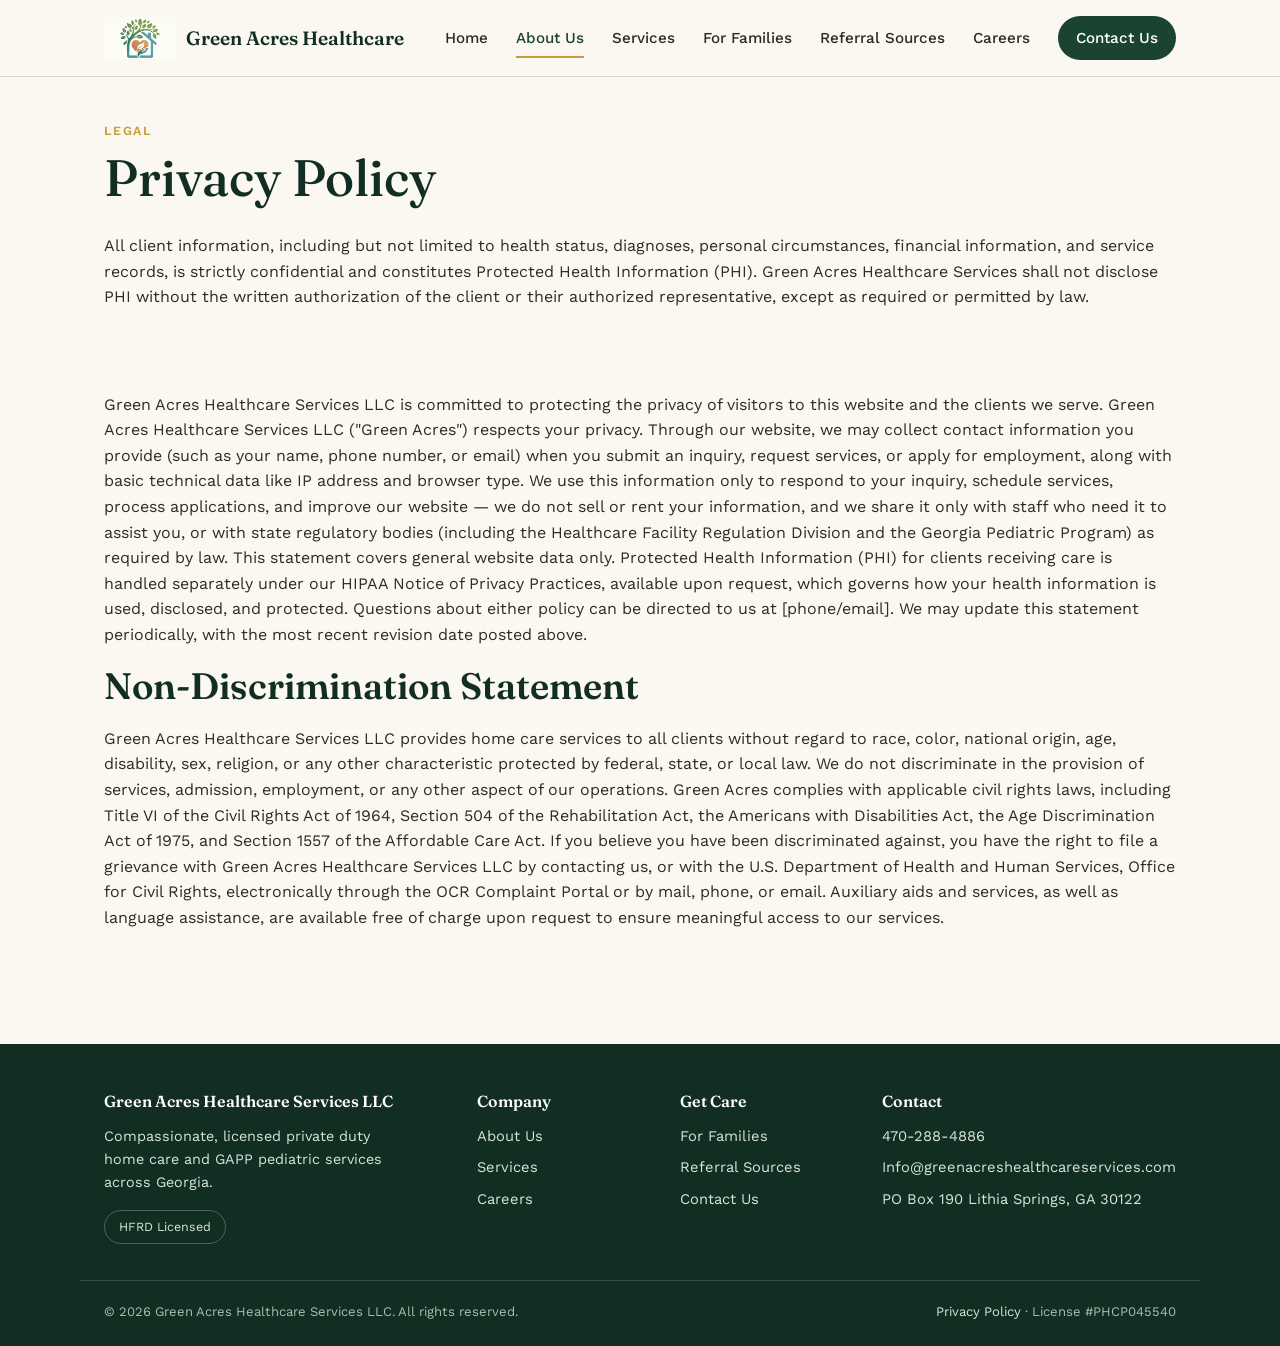
<file: privacy.html>
<!DOCTYPE html>
<html lang="en">
<head>
<meta charset="UTF-8">
<meta name="viewport" content="width=device-width, initial-scale=1.0">
<title>Privacy Policy | Green Acres Healthcare Services LLC</title>
<meta name="description" content="Privacy policy, non-discrimination statement, and accessibility information for Green Acres Healthcare Services LLC.">
<link rel="preconnect" href="https://fonts.googleapis.com">
<link href="https://fonts.googleapis.com/css2?family=Fraunces:wght@400;500;600&family=Work+Sans:wght@400;500;600&display=swap" rel="stylesheet">
<link rel="stylesheet" href="assets/style.css">
</head>
<body>

<header class="site-header">
  <div class="container">
    <a href="index.html" class="brand">
      <img src="assets/images/logo-mark.png" alt="Green Acres Healthcare Services logo" class="mark">
      Green Acres Healthcare
    </a>
    <button class="nav-toggle" aria-label="Toggle menu" aria-expanded="false">
      <svg viewBox="0 0 24 24" fill="none" stroke="#1B4332" stroke-width="2"><path d="M3 6h18M3 12h18M3 18h18"/></svg>
    </button>
    <nav class="primary-nav">
      <a href="index.html" >Home</a>
      <a href="about.html" class="active">About Us</a>
      <a href="services.html" >Services</a>
      <a href="families.html" >For Families</a>
      <a href="referrals.html" >Referral Sources</a>
      <a href="careers.html" >Careers</a>
      <a href="contact.html" class="nav-cta">Contact Us</a>
    </nav>
  </div>
</header>

<main>
  <section class="pagehero">
    <div class="container">
      <span class="eyebrow">Legal</span>
      <h1>Privacy Policy</h1>
      <p class="lede">All client information, including but not limited to health status, diagnoses, personal circumstances, financial information, and service records, is strictly confidential and constitutes Protected Health Information (PHI). Green Acres Healthcare Services shall not disclose PHI without the written authorization of the client or their authorized representative, except as required or permitted by law.
</p>
    </div>
  </section>
  <section>
    <div class="container">
      <p>Green Acres Healthcare Services LLC is committed to protecting the privacy of visitors to this website and the clients we serve. Green Acres Healthcare Services LLC ("Green Acres") respects your privacy. Through our website, we may collect contact information you provide (such as your name, phone number, or email) when you submit an inquiry, request services, or apply for employment, along with basic technical data like IP address and browser type. We use this information only to respond to your inquiry, schedule services, process applications, and improve our website — we do not sell or rent your information, and we share it only with staff who need it to assist you, or with state regulatory bodies (including the Healthcare Facility Regulation Division and the Georgia Pediatric Program) as required by law.
        This statement covers general website data only. Protected Health Information (PHI) for clients receiving care is handled separately under our HIPAA Notice of Privacy Practices, available upon request, which governs how your health information is used, disclosed, and protected. Questions about either policy can be directed to us at [phone/email]. We may update this statement periodically, with the most recent revision date posted above.</p>
      <h2>Non-Discrimination Statement</h2>
      <p>Green Acres Healthcare Services LLC provides home care services to all clients without regard to race, color, national origin, age, disability, sex, religion, or any other characteristic protected by federal, state, or local law. We do not discriminate in the provision of services, admission, employment, or any other aspect of our operations. Green Acres complies with applicable civil rights laws, including Title VI of the Civil Rights Act of 1964, Section 504 of the Rehabilitation Act, the Americans with Disabilities Act, the Age Discrimination Act of 1975, and Section 1557 of the Affordable Care Act.
        If you believe you have been discriminated against, you have the right to file a grievance with Green Acres Healthcare Services LLC by contacting us, or with the U.S. Department of Health and Human Services, Office for Civil Rights, electronically through the OCR Complaint Portal or by mail, phone, or email. Auxiliary aids and services, as well as language assistance, are available free of charge upon request to ensure meaningful access to our services.</p>
    </div>
  </section>
</main>

<footer class="site-footer">
  <div class="container footer-grid">
    <div>
      <h4>Green Acres Healthcare Services LLC</h4>
      <p style="color:#D9E4DD; font-size:.9rem; max-width:32ch;">Compassionate, licensed private duty home care and GAPP pediatric services across Georgia.</p>
      <div class="badge-row">
        <span class="badge">HFRD Licensed</span>
      </div>
    </div>
    <div>
      <h4>Company</h4>
      <ul>
        <li><a href="about.html">About Us</a></li>
        <li><a href="services.html">Services</a></li>
        <li><a href="careers.html">Careers</a></li>
      </ul>
    </div>
    <div>
      <h4>Get Care</h4>
      <ul>
        <li><a href="families.html">For Families</a></li>
        <li><a href="referrals.html">Referral Sources</a></li>
        <li><a href="contact.html">Contact Us</a></li>
      </ul>
    </div>
    <div>
      <h4>Contact</h4>
      <ul>
        <li>470-288-4886</li>
        <li>Info@greenacreshealthcareservices.com</li>
        <li>PO Box 190 Lithia Springs, GA 30122</li>
      </ul>
    </div>
  </div>
  <div class="container footer-bottom">
    <span>© 2026 Green Acres Healthcare Services LLC. All rights reserved.</span>
    <span><a href="privacy.html">Privacy Policy</a> · License #PHCP045540</span>
  </div>
</footer>

<script src="assets/script.js"></script>
</body>
</html>
</file>
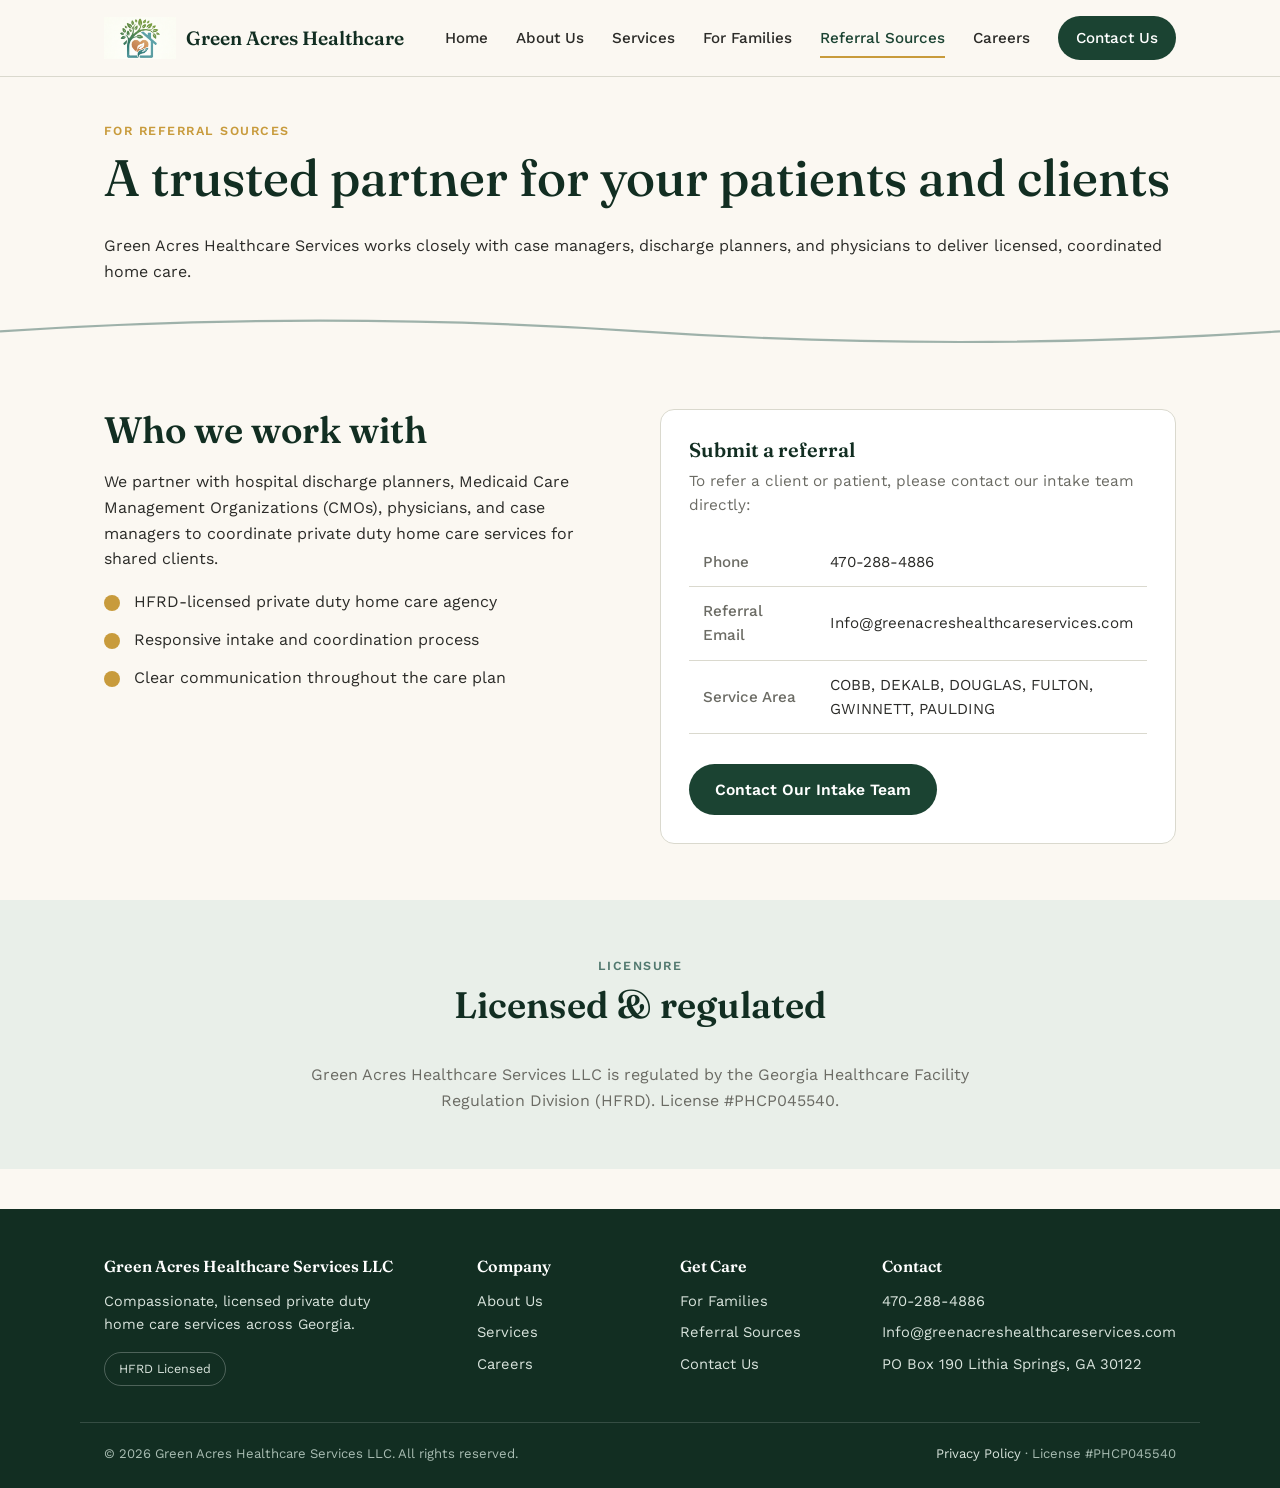
<file: referrals.html>
<!DOCTYPE html>
<html lang="en">
<head>
<meta charset="UTF-8">
<meta name="viewport" content="width=device-width, initial-scale=1.0">
<title>For Referral Sources | Green Acres Healthcare Services LLC</title>
<meta name="description" content="Information for case managers, discharge planners, and physicians referring clients to Green Acres Healthcare Services LLC.">
<link rel="preconnect" href="https://fonts.googleapis.com">
<link href="https://fonts.googleapis.com/css2?family=Fraunces:wght@400;500;600&family=Work+Sans:wght@400;500;600&display=swap" rel="stylesheet">
<link rel="stylesheet" href="assets/style.css">
</head>
<body>

<header class="site-header">
  <div class="container">
    <a href="index.html" class="brand">
      <img src="assets/images/logo-mark.png" alt="Green Acres Healthcare Services logo" class="mark">
      Green Acres Healthcare
    </a>
    <button class="nav-toggle" aria-label="Toggle menu" aria-expanded="false">
      <svg viewBox="0 0 24 24" fill="none" stroke="#1B4332" stroke-width="2"><path d="M3 6h18M3 12h18M3 18h18"/></svg>
    </button>
    <nav class="primary-nav">
      <a href="index.html" >Home</a>
      <a href="about.html" >About Us</a>
      <a href="services.html" >Services</a>
      <a href="families.html" >For Families</a>
      <a href="referrals.html" class="active">Referral Sources</a>
      <a href="careers.html" >Careers</a>
      <a href="contact.html" class="nav-cta">Contact Us</a>
    </nav>
  </div>
</header>

<main>
  <section class="pagehero">
    <div class="container">
      <span class="eyebrow">For Referral Sources</span>
      <h1>A trusted partner for your patients and clients</h1>
      <p class="lede">Green Acres Healthcare Services works closely with case managers, discharge planners, and physicians to deliver licensed, coordinated home care.</p>
    </div>
  </section>

  <svg class="root-divider" viewBox="0 0 1200 40" preserveAspectRatio="none"><path d="M0 20 Q 300 0 600 20 T 1200 20" fill="none" stroke-width="2"/></svg>

  <section>
    <div class="container two-col">
      <div>
        <h2>Who we work with</h2>
        <p>We partner with hospital discharge planners, Medicaid Care Management Organizations (CMOs), physicians, and case managers to coordinate private duty home care services for shared clients.</p>
        <ul class="list-check">
          <li>HFRD-licensed private duty home care agency</li>
          <li>Responsive intake and coordination process</li>
          <li>Clear communication throughout the care plan</li>
        </ul>
      </div>
      <div class="card">
        <h3>Submit a referral</h3>
        <p>To refer a client or patient, please contact our intake team directly:</p>
        <table class="info-table">
          <tr><th>Phone</th><td>470-288-4886</td></tr>
          <tr><th>Referral Email</th><td>Info@greenacreshealthcareservices.com</td></tr>
          <tr><th>Service Area</th><td>COBB,  DEKALB, DOUGLAS, FULTON, GWINNETT, PAULDING</td></tr>
        </table>
        <a href="contact.html" class="btn btn-primary" style="margin-top:10px">Contact Our Intake Team</a>
      </div>
    </div>
  </section>

  <section class="section-alt">
    <div class="container">
      <div class="section-head center">
        <span class="eyebrow">Licensure</span>
        <h2>Licensed &amp; regulated</h2>
      </div>
      <p style="max-width:70ch; margin:0 auto; text-align:center; color:var(--gray)">Green Acres Healthcare Services LLC is regulated by the Georgia Healthcare Facility Regulation Division (HFRD). License #PHCP045540.</p>
    </div>
  </section>
</main>

<footer class="site-footer">
  <div class="container footer-grid">
    <div>
      <h4>Green Acres Healthcare Services LLC</h4>
      <p style="color:#D9E4DD; font-size:.9rem; max-width:32ch;">Compassionate, licensed private duty home care services across Georgia.</p>
      <div class="badge-row">
        <span class="badge">HFRD Licensed</span>
      </div>
    </div>
    <div>
      <h4>Company</h4>
      <ul>
        <li><a href="about.html">About Us</a></li>
        <li><a href="services.html">Services</a></li>
        <li><a href="careers.html">Careers</a></li>
      </ul>
    </div>
    <div>
      <h4>Get Care</h4>
      <ul>
        <li><a href="families.html">For Families</a></li>
        <li><a href="referrals.html">Referral Sources</a></li>
        <li><a href="contact.html">Contact Us</a></li>
      </ul>
    </div>
    <div>
      <h4>Contact</h4>
      <ul>
        <li>470-288-4886</li>
        <li>Info@greenacreshealthcareservices.com</li>
        <li>PO Box 190 Lithia Springs, GA 30122</li>
      </ul>
    </div>
  </div>
  <div class="container footer-bottom">
    <span>© 2026 Green Acres Healthcare Services LLC. All rights reserved.</span>
    <span><a href="privacy.html">Privacy Policy</a> · License #PHCP045540</span>
  </div>
</footer>

<script src="assets/script.js"></script>
</body>
</html>
</file>
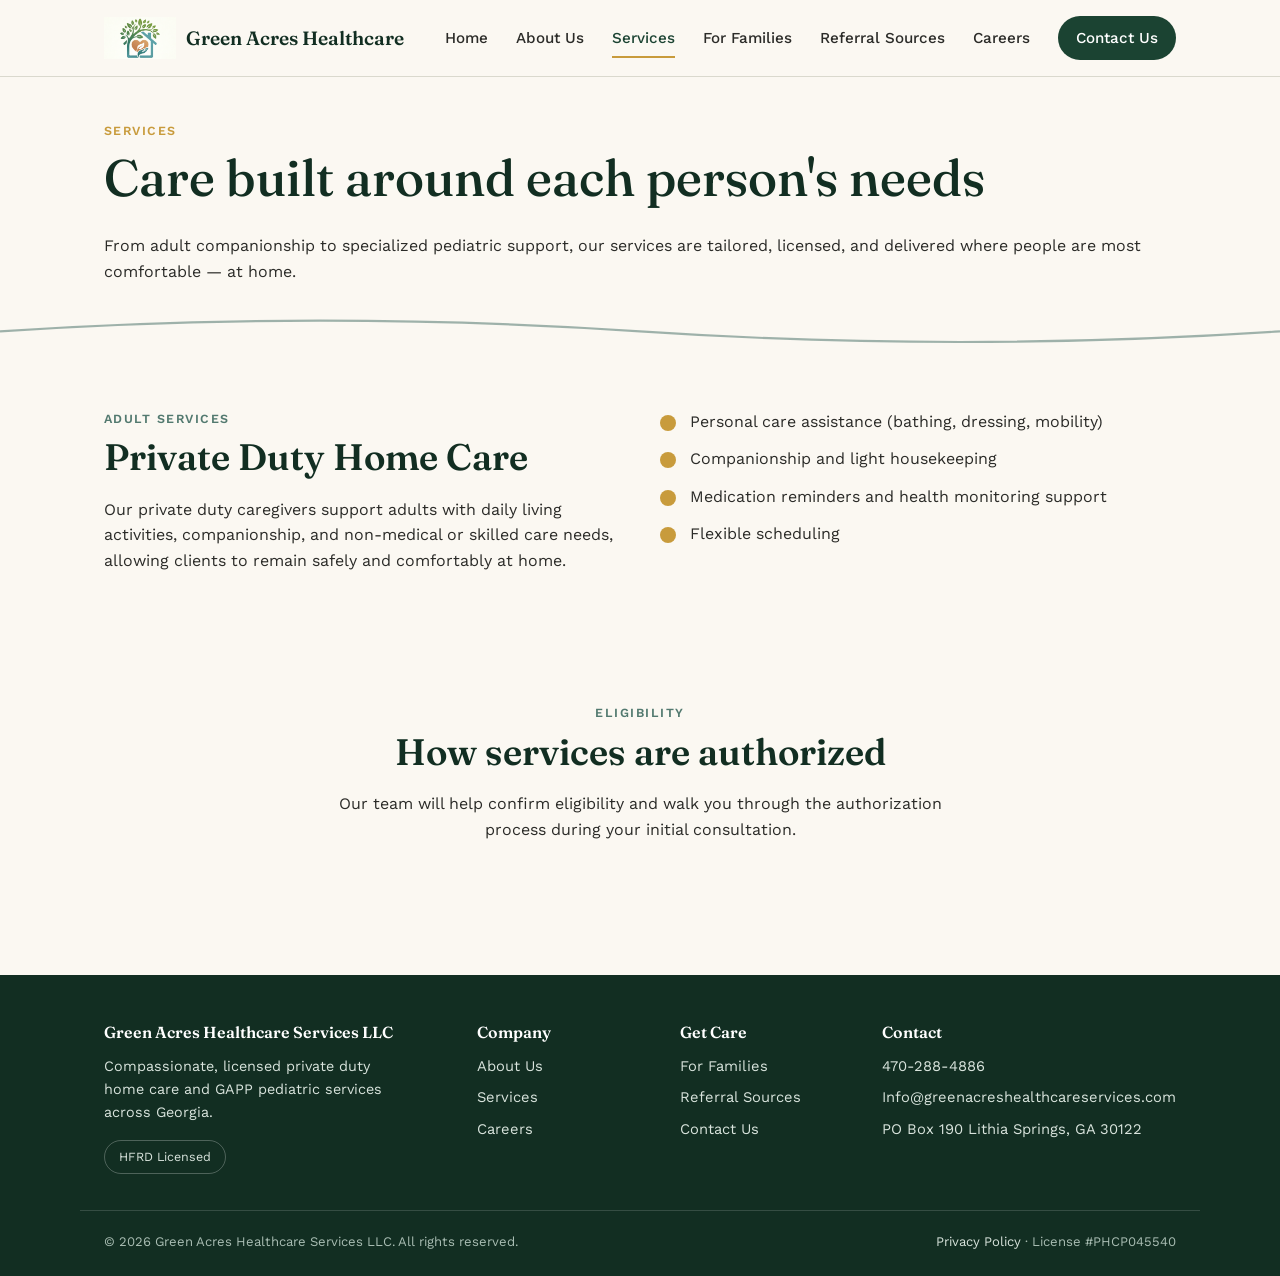
<file: services.html>
<!DOCTYPE html>
<html lang="en">
<head>
<meta charset="UTF-8">
<meta name="viewport" content="width=device-width, initial-scale=1.0">
<title>Our Services | Green Acres Healthcare Services LLC</title>
<meta name="description" content="Private duty home care and Georgia Pediatric Program (GAPP) services offered by Green Acres Healthcare Services LLC.">
<link rel="preconnect" href="https://fonts.googleapis.com">
<link href="https://fonts.googleapis.com/css2?family=Fraunces:wght@400;500;600&family=Work+Sans:wght@400;500;600&display=swap" rel="stylesheet">
<link rel="stylesheet" href="assets/style.css">
</head>
<body>

<header class="site-header">
  <div class="container">
    <a href="index.html" class="brand">
      <img src="assets/images/logo-mark.png" alt="Green Acres Healthcare Services logo" class="mark">
      Green Acres Healthcare
    </a>
    <button class="nav-toggle" aria-label="Toggle menu" aria-expanded="false">
      <svg viewBox="0 0 24 24" fill="none" stroke="#1B4332" stroke-width="2"><path d="M3 6h18M3 12h18M3 18h18"/></svg>
    </button>
    <nav class="primary-nav">
      <a href="index.html" >Home</a>
      <a href="about.html" >About Us</a>
      <a href="services.html" class="active">Services</a>
      <a href="families.html" >For Families</a>
      <a href="referrals.html" >Referral Sources</a>
      <a href="careers.html" >Careers</a>
      <a href="contact.html" class="nav-cta">Contact Us</a>
    </nav>
  </div>
</header>

<main>
  <section class="pagehero">
    <div class="container">
      <span class="eyebrow">Services</span>
      <h1>Care built around each person's needs</h1>
      <p class="lede">From adult companionship to specialized pediatric support, our services are tailored, licensed, and delivered where people are most comfortable — at home.</p>
    </div>
  </section>

  <svg class="root-divider" viewBox="0 0 1200 40" preserveAspectRatio="none"><path d="M0 20 Q 300 0 600 20 T 1200 20" fill="none" stroke-width="2"/></svg>

  <section id="private-duty">
    <div class="container two-col">
      <div>
        <span class="eyebrow">Adult Services</span>
        <h2>Private Duty Home Care</h2>
        <p>Our private duty caregivers support adults with daily living activities, companionship, and non-medical or skilled care needs, allowing clients to remain safely and comfortably at home.</p>
      </div>
      <div>
        <ul class="list-check">
          <li>Personal care assistance (bathing, dressing, mobility)</li>
          <li>Companionship and light housekeeping</li>
          <li>Medication reminders and health monitoring support</li>
          <li>Flexible scheduling</li>
        </ul>
      </div>
    </div>
  </section>
  
  <section>
    <div class="container">
      <div class="section-head center">
        <span class="eyebrow">Eligibility</span>
        <h2>How services are authorized</h2>
      <p>Our team will help confirm eligibility and walk you through the authorization process during your initial consultation.</p>
     </div>
    </div>
  </section>
</main>

<footer class="site-footer">
  <div class="container footer-grid">
    <div>
      <h4>Green Acres Healthcare Services LLC</h4>
      <p style="color:#D9E4DD; font-size:.9rem; max-width:32ch;">Compassionate, licensed private duty home care and GAPP pediatric services across Georgia.</p>
      <div class="badge-row">
        <span class="badge">HFRD Licensed</span>
      </div>
    </div>
    <div>
      <h4>Company</h4>
      <ul>
        <li><a href="about.html">About Us</a></li>
        <li><a href="services.html">Services</a></li>
        <li><a href="careers.html">Careers</a></li>
      </ul>
    </div>
    <div>
      <h4>Get Care</h4>
      <ul>
        <li><a href="families.html">For Families</a></li>
        <li><a href="referrals.html">Referral Sources</a></li>
        <li><a href="contact.html">Contact Us</a></li>
      </ul>
    </div>
    <div>
      <h4>Contact</h4>
      <ul>
        <li>470-288-4886</li>
        <li>Info@greenacreshealthcareservices.com</li>
        <li>PO Box 190 Lithia Springs, GA 30122</li>
      </ul>
    </div>
  </div>
  <div class="container footer-bottom">
    <span>© 2026 Green Acres Healthcare Services LLC. All rights reserved.</span>
    <span><a href="privacy.html">Privacy Policy</a> · License #PHCP045540</span>
  </div>
</footer>

<script src="assets/script.js"></script>
</body>
</html>
</file>
<file: assets/style.css>
/* ===========================================================
   Green Acres Healthcare Services — shared stylesheet
   Palette:  forest #1B4332  moss #52796F  gold #C89B3C
             cream #FBF8F2  sage-pale #E9EFE9  charcoal #2B2B28
   Type:     Fraunces (display) / Work Sans (body)
   Signature: rooted divider (SVG root/branch motif) between sections
   =========================================================== */

:root{
  --forest:#1B4332;
  --forest-deep:#122E22;
  --moss:#52796F;
  --gold:#C89B3C;
  --cream:#FBF8F2;
  --sage-pale:#E9EFE9;
  --charcoal:#2B2B28;
  --gray:#6B6B64;
  --line:#DAD9CE;
  --radius:14px;
  --maxw:1120px;
}

*{box-sizing:border-box}
html{scroll-behavior:smooth}
body{
  margin:0;
  font-family:'Work Sans', -apple-system, BlinkMacSystemFont, sans-serif;
  color:var(--charcoal);
  background:var(--cream);
  line-height:1.6;
  -webkit-font-smoothing:antialiased;
}
h1,h2,h3,h4{
  font-family:'Fraunces', Georgia, serif;
  font-weight:600;
  color:var(--forest-deep);
  line-height:1.15;
  margin:0 0 .5em;
}
h1{font-size:clamp(2.1rem,4vw,3.4rem); font-weight:500}
h2{font-size:clamp(1.6rem,3vw,2.3rem)}
h3{font-size:1.25rem}
p{margin:0 0 1.1em; color:var(--charcoal)}
a{color:var(--forest); text-decoration:none}
a:hover{color:var(--gold)}
a:focus-visible, button:focus-visible{outline:3px solid var(--gold); outline-offset:2px}
img{max-width:100%; display:block}
.container{max-width:var(--maxw); margin:0 auto; padding:0 24px}
.eyebrow{
  text-transform:uppercase; letter-spacing:.12em; font-size:.78rem;
  color:var(--moss); font-weight:600; margin-bottom:.6em; display:block;
}

/* ---------- Header ---------- */
.site-header{
  position:sticky; top:0; z-index:50;
  background:var(--cream);
  border-bottom:1px solid var(--line);
}
.site-header .container{
  display:flex; align-items:center; justify-content:space-between;
  padding-top:16px; padding-bottom:16px;
}
.brand{display:flex; align-items:center; gap:10px; font-family:'Fraunces',serif; font-size:1.2rem; font-weight:600; color:var(--forest-deep)}
.brand .mark{height:42px; width:auto}
nav.primary-nav{display:flex; align-items:center; gap:28px}
nav.primary-nav a{
  font-size:.95rem; font-weight:500; color:var(--charcoal); position:relative;
}
nav.primary-nav a.active, nav.primary-nav a:hover{color:var(--forest)}
nav.primary-nav a.active::after{
  content:""; position:absolute; left:0; right:0; bottom:-8px; height:2px; background:var(--gold);
}
.nav-cta{
  background:var(--forest); color:#fff !important; padding:10px 18px; border-radius:999px;
  font-weight:600;
}
.nav-cta:hover{background:var(--forest-deep); color:#fff !important}
.nav-toggle{display:none; background:none; border:none; cursor:pointer}
.nav-toggle svg{width:28px; height:28px}

@media (max-width:820px){
  nav.primary-nav{
    position:fixed; inset:64px 0 0 0; background:var(--cream);
    flex-direction:column; align-items:flex-start; padding:28px 24px;
    gap:20px; transform:translateY(-110%); transition:transform .28s ease;
    border-top:1px solid var(--line);
  }
  nav.primary-nav.open{transform:translateY(0)}
  .nav-toggle{display:block}
}

/* ---------- Hero ---------- */
.hero{padding:64px 0 40px}
.hero-grid{display:grid; grid-template-columns:1.1fr .9fr; gap:48px; align-items:center}
@media (max-width:900px){.hero-grid{grid-template-columns:1fr}}
.hero .lede{font-size:1.15rem; color:var(--gray); max-width:46ch}
.btn-row{display:flex; gap:14px; flex-wrap:wrap; margin-top:24px}
.btn{
  display:inline-block; padding:13px 26px; border-radius:999px; font-weight:600;
  font-size:.98rem; transition:transform .15s ease, box-shadow .15s ease;
}
.btn-primary{background:var(--forest); color:#fff}
.btn-primary:hover{background:var(--forest-deep); color:#fff; transform:translateY(-1px)}
.btn-ghost{background:transparent; color:var(--forest); border:1.5px solid var(--forest)}
.btn-ghost:hover{background:var(--sage-pale); color:var(--forest)}

.trust-row{
  display:flex; gap:28px; flex-wrap:wrap; margin-top:36px; padding-top:24px; border-top:1px solid var(--line);
}
.trust-item{font-size:.85rem; color:var(--gray); display:flex; align-items:center; gap:8px}
.trust-item svg{width:18px; height:18px; color:var(--moss); flex:none}

/* ---------- root divider signature ---------- */
.root-divider{width:100%; height:auto; display:block; margin:0}
.root-divider path{stroke:var(--moss); opacity:.55}

/* ---------- Sections ---------- */
section{padding:56px 0}
.section-alt{background:var(--sage-pale)}
.section-head{max-width:640px; margin:0 auto 36px}
.section-head.center{text-align:center; margin-left:auto; margin-right:auto}

.grid-3{display:grid; grid-template-columns:repeat(3,1fr); gap:24px}
.grid-2{display:grid; grid-template-columns:repeat(2,1fr); gap:24px}
@media (max-width:820px){.grid-3, .grid-2{grid-template-columns:1fr}}

.card{
  background:#fff; border:1px solid var(--line); border-radius:var(--radius);
  padding:28px; height:100%;
}
.card .icon{width:40px; height:40px; color:var(--forest); margin-bottom:14px}
.card h3{margin-bottom:.4em}
.card p{color:var(--gray); font-size:.96rem; margin-bottom:0}

.stripe{
  background:var(--forest-deep); color:#fff; padding:48px 0; text-align:center;
}
.stripe h2{color:#fff}
.stripe p{color:#D9E4DD}

.list-check{list-style:none; padding:0; margin:0}
.list-check li{
  position:relative; padding-left:30px; margin-bottom:12px; color:var(--charcoal);
}
.list-check li::before{
  content:""; position:absolute; left:0; top:6px; width:16px; height:16px;
  background:var(--gold); border-radius:50%;
}

.step-row{display:grid; grid-template-columns:repeat(4,1fr); gap:20px; counter-reset:step}
@media (max-width:820px){.step-row{grid-template-columns:1fr 1fr}}
@media (max-width:520px){.step-row{grid-template-columns:1fr}}
.step{position:relative; padding-top:8px}
.step .num{
  font-family:'Fraunces',serif; font-size:2.1rem; color:var(--gold); display:block; margin-bottom:6px;
}

.faq details{
  border-bottom:1px solid var(--line); padding:18px 0;
}
.faq summary{
  cursor:pointer; font-weight:600; font-family:'Fraunces',serif; font-size:1.05rem; color:var(--forest-deep);
  list-style:none; display:flex; justify-content:space-between; align-items:center;
}
.faq summary::-webkit-details-marker{display:none}
.faq summary::after{content:"+"; font-size:1.4rem; color:var(--gold)}
.faq details[open] summary::after{content:"–"}
.faq p{margin-top:12px; color:var(--gray)}

table.info-table{width:100%; border-collapse:collapse; margin:20px 0}
table.info-table th, table.info-table td{
  text-align:left; padding:12px 14px; border-bottom:1px solid var(--line); font-size:.95rem;
}
table.info-table th{color:var(--gray); font-weight:500; width:38%}

form.contact-form{display:grid; gap:16px; max-width:560px}
form.contact-form label{font-size:.88rem; font-weight:600; color:var(--forest-deep); display:block; margin-bottom:6px}
form.contact-form input, form.contact-form select, form.contact-form textarea{
  width:100%; padding:12px 14px; border:1px solid var(--line); border-radius:8px;
  font-family:inherit; font-size:.96rem; background:#fff;
}
form.contact-form textarea{min-height:120px; resize:vertical}
.form-note{font-size:.82rem; color:var(--gray)}

/* ---------- Footer ---------- */
footer.site-footer{background:var(--forest-deep); color:#D9E4DD; padding:48px 0 24px; margin-top:40px}
.footer-grid{display:grid; grid-template-columns:2fr 1fr 1fr 1fr; gap:32px}
@media (max-width:820px){.footer-grid{grid-template-columns:1fr 1fr}}
footer h4{color:#fff; font-family:'Fraunces',serif; font-size:1rem; margin-bottom:14px}
footer a{color:#D9E4DD}
footer a:hover{color:var(--gold)}
footer ul{list-style:none; padding:0; margin:0}
footer li{margin-bottom:8px; font-size:.92rem}
.footer-bottom{
  border-top:1px solid rgba(255,255,255,.15); margin-top:36px; padding-top:20px;
  display:flex; justify-content:space-between; flex-wrap:wrap; gap:10px; font-size:.82rem; color:#A9BDB3;
}

.badge-row{display:flex; gap:14px; flex-wrap:wrap; margin-top:10px}
.badge{
  border:1px solid rgba(255,255,255,.25); border-radius:999px; padding:6px 14px; font-size:.78rem;
}

.pagehero{padding:44px 0 8px}
.pagehero .eyebrow{color:var(--gold)}

.two-col{display:grid; grid-template-columns:1fr 1fr; gap:40px; align-items:start}
@media (max-width:820px){.two-col{grid-template-columns:1fr}}

.placeholder-note{
  background:#FFF7E6; border:1px dashed var(--gold); border-radius:10px; padding:14px 18px;
  font-size:.85rem; color:#6B4F17; margin:18px 0;
}
</file>
